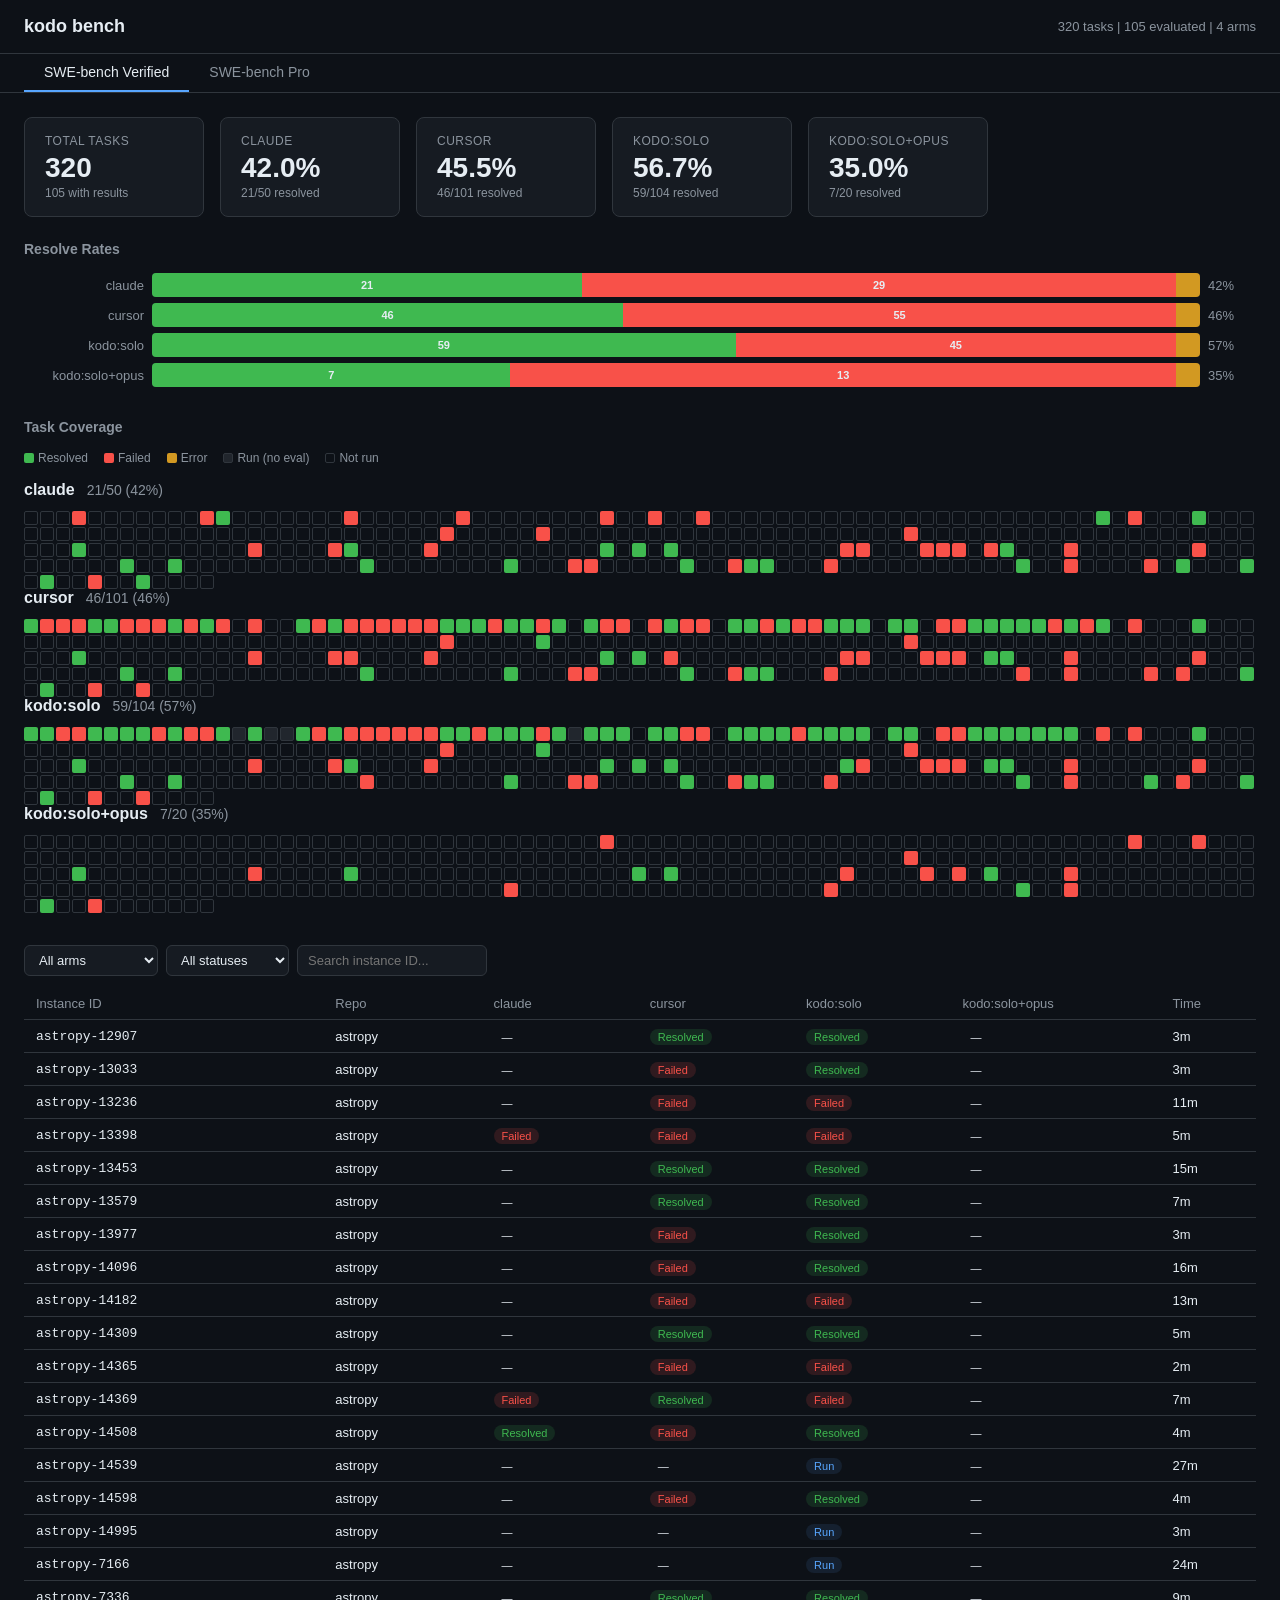
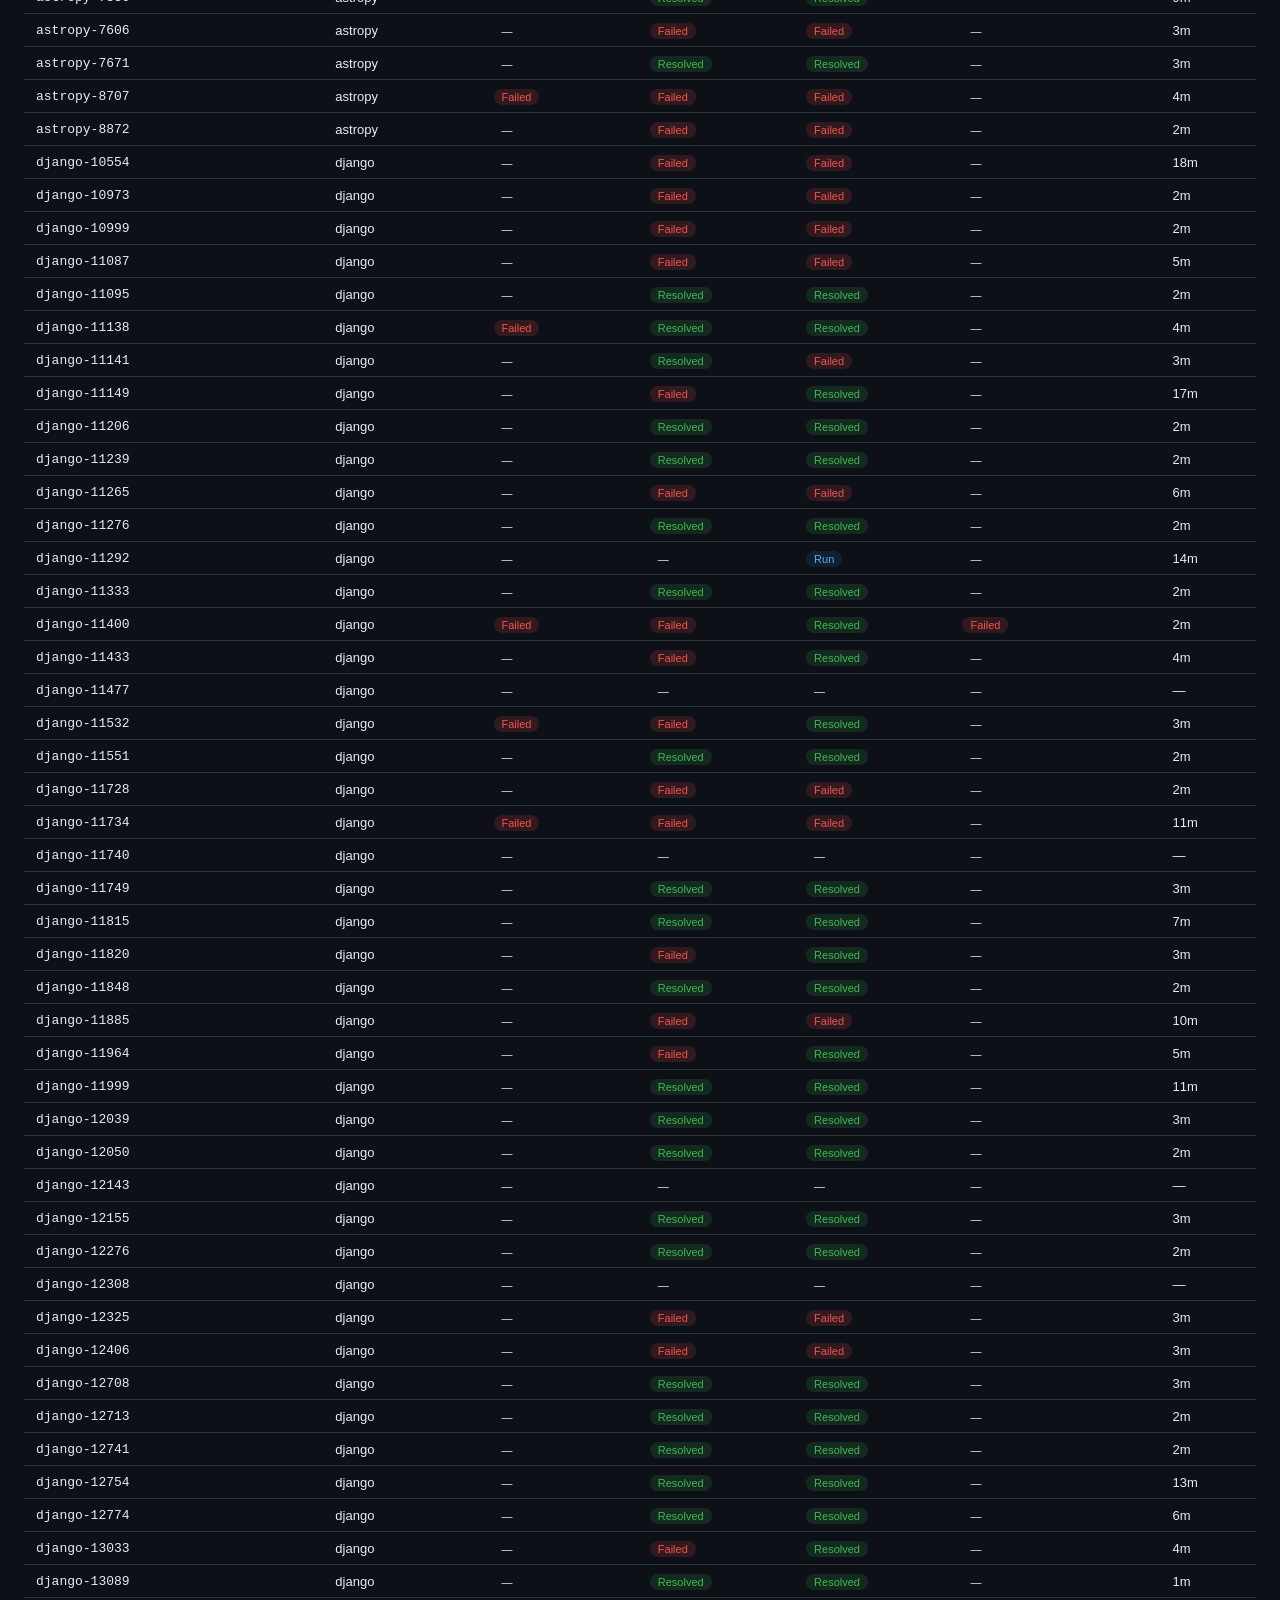
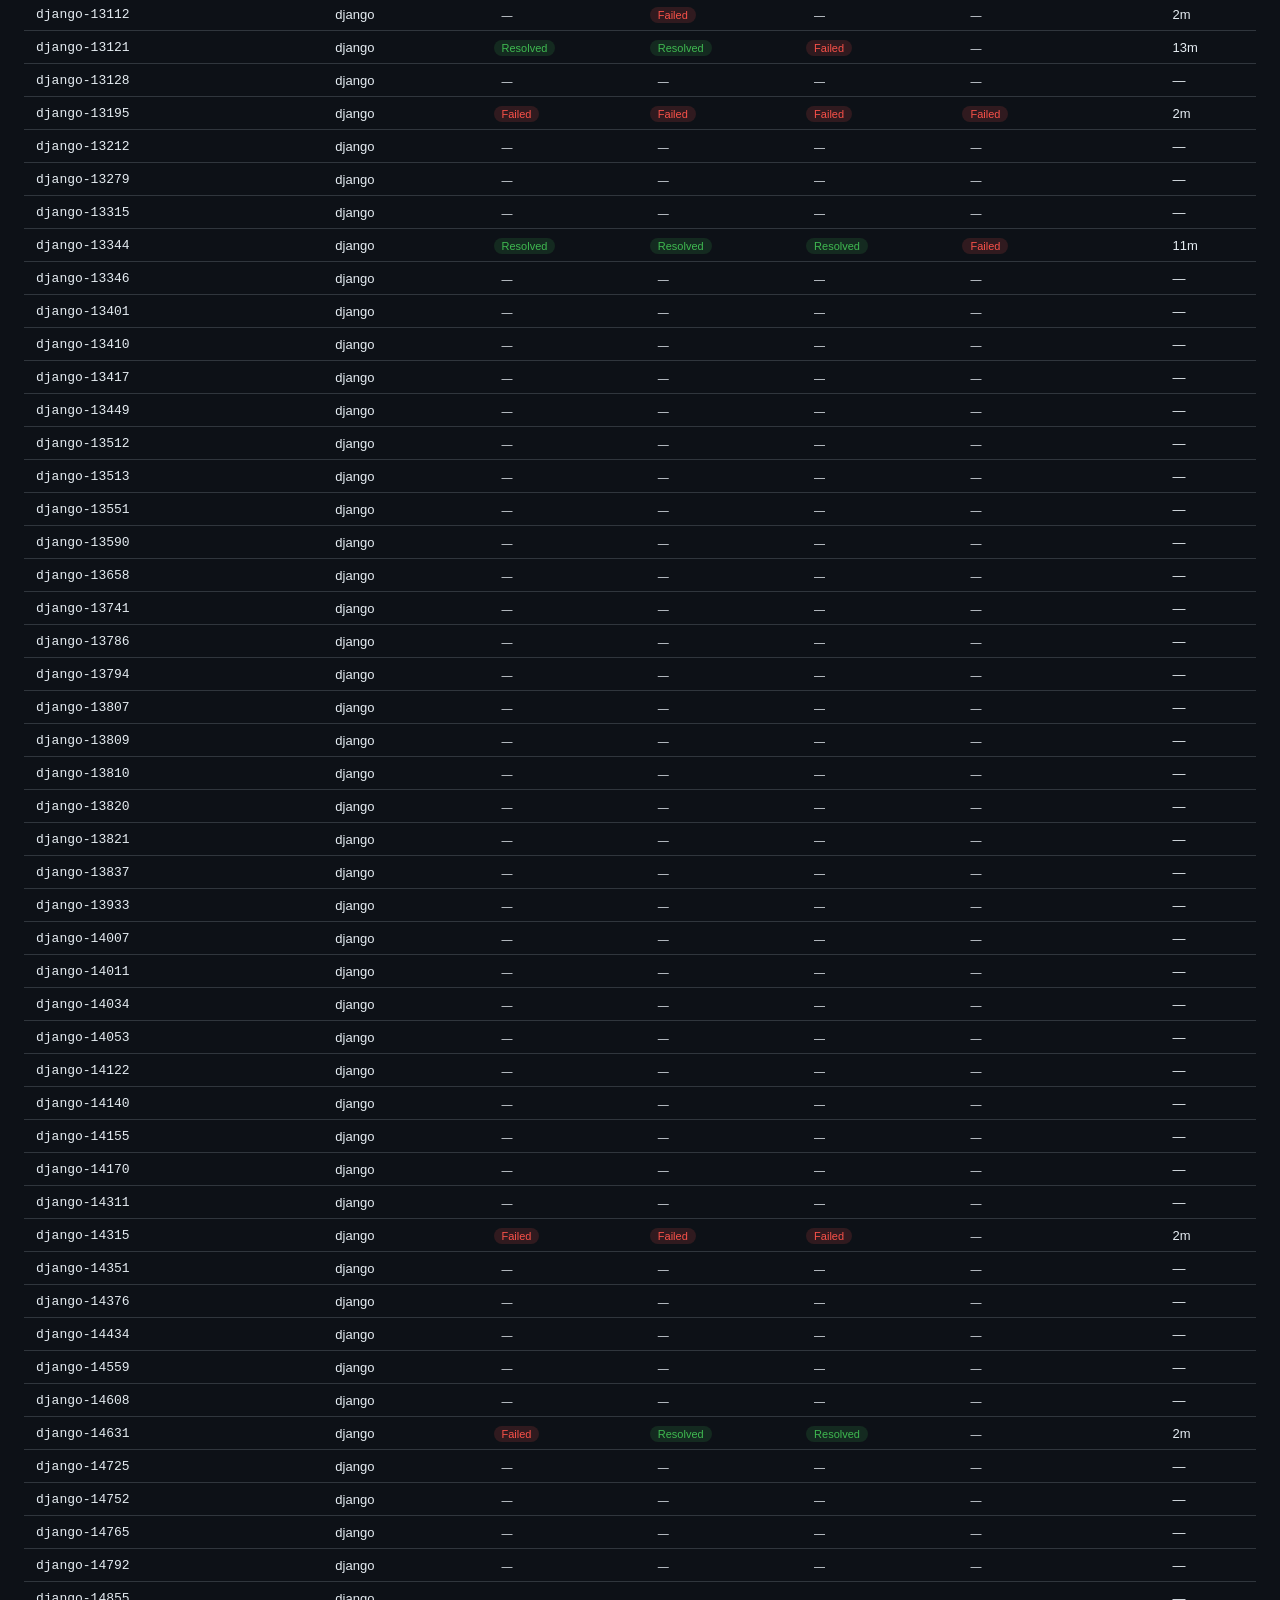
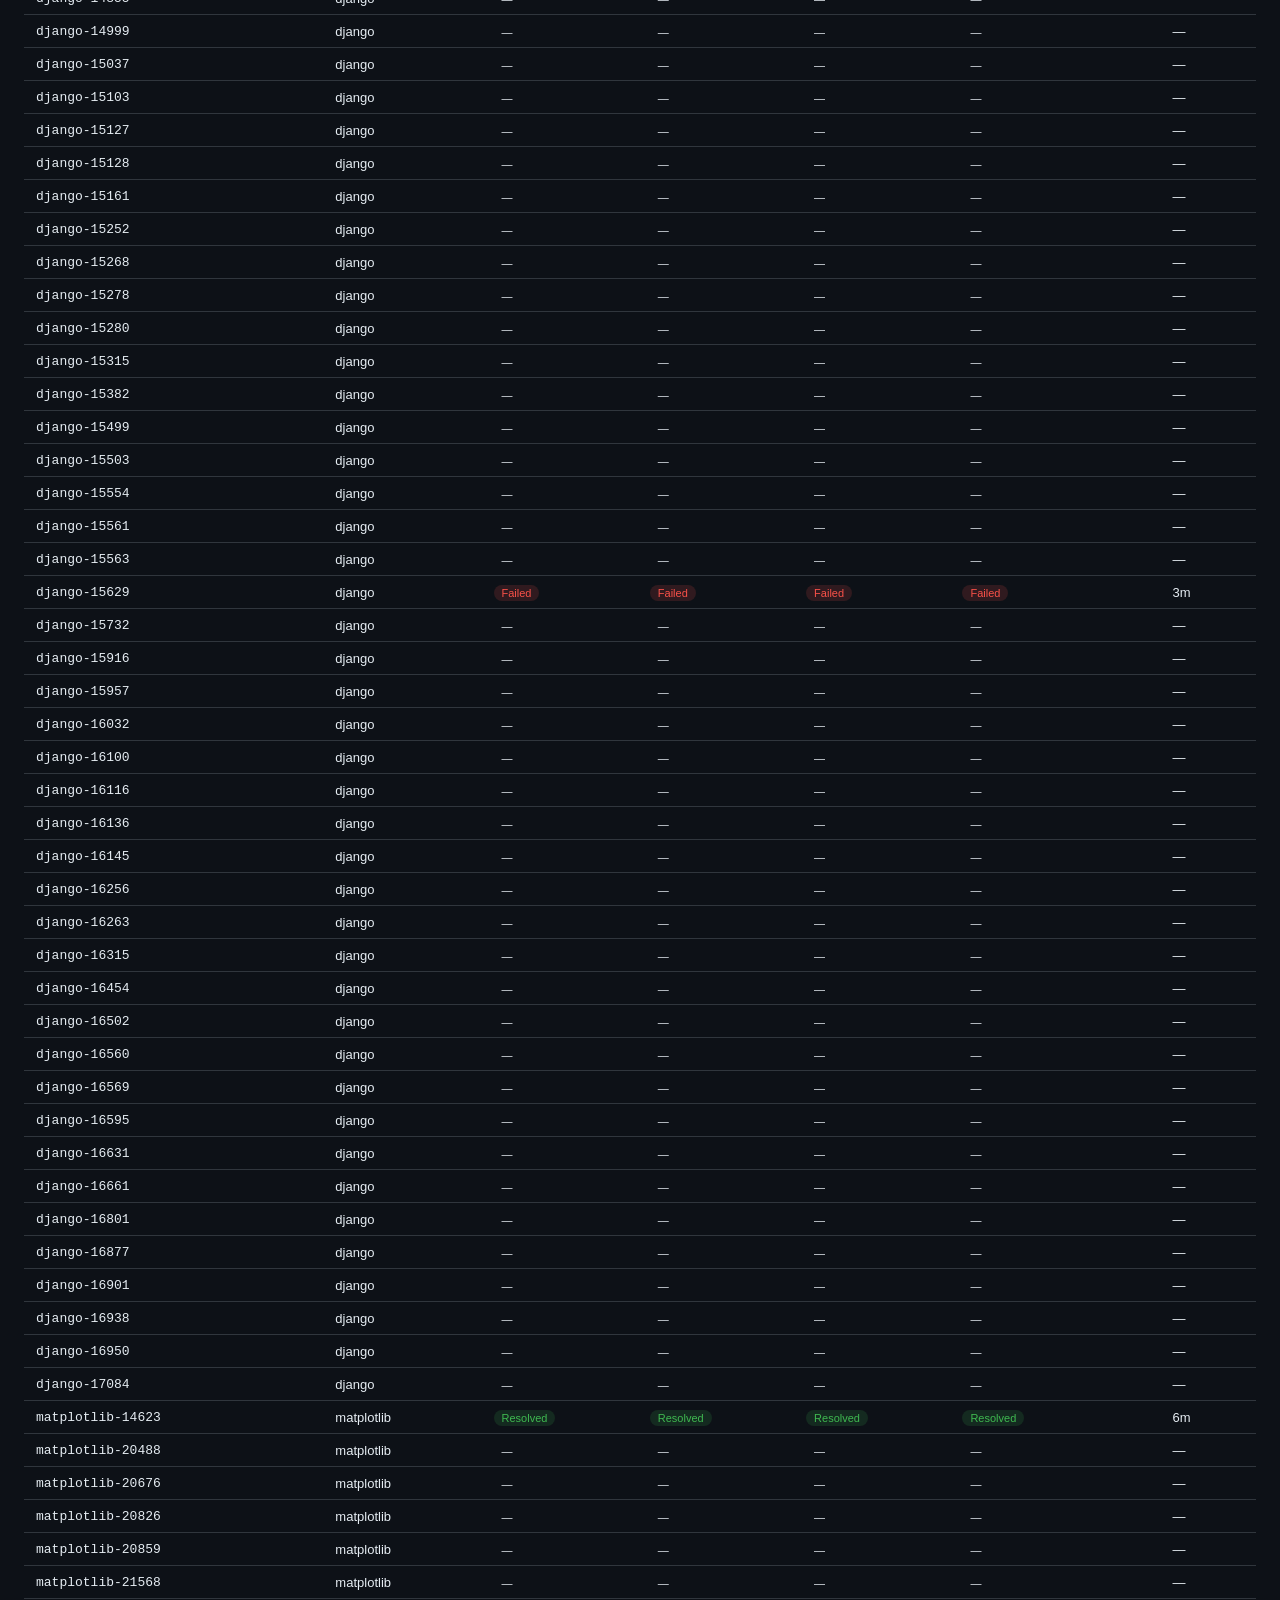
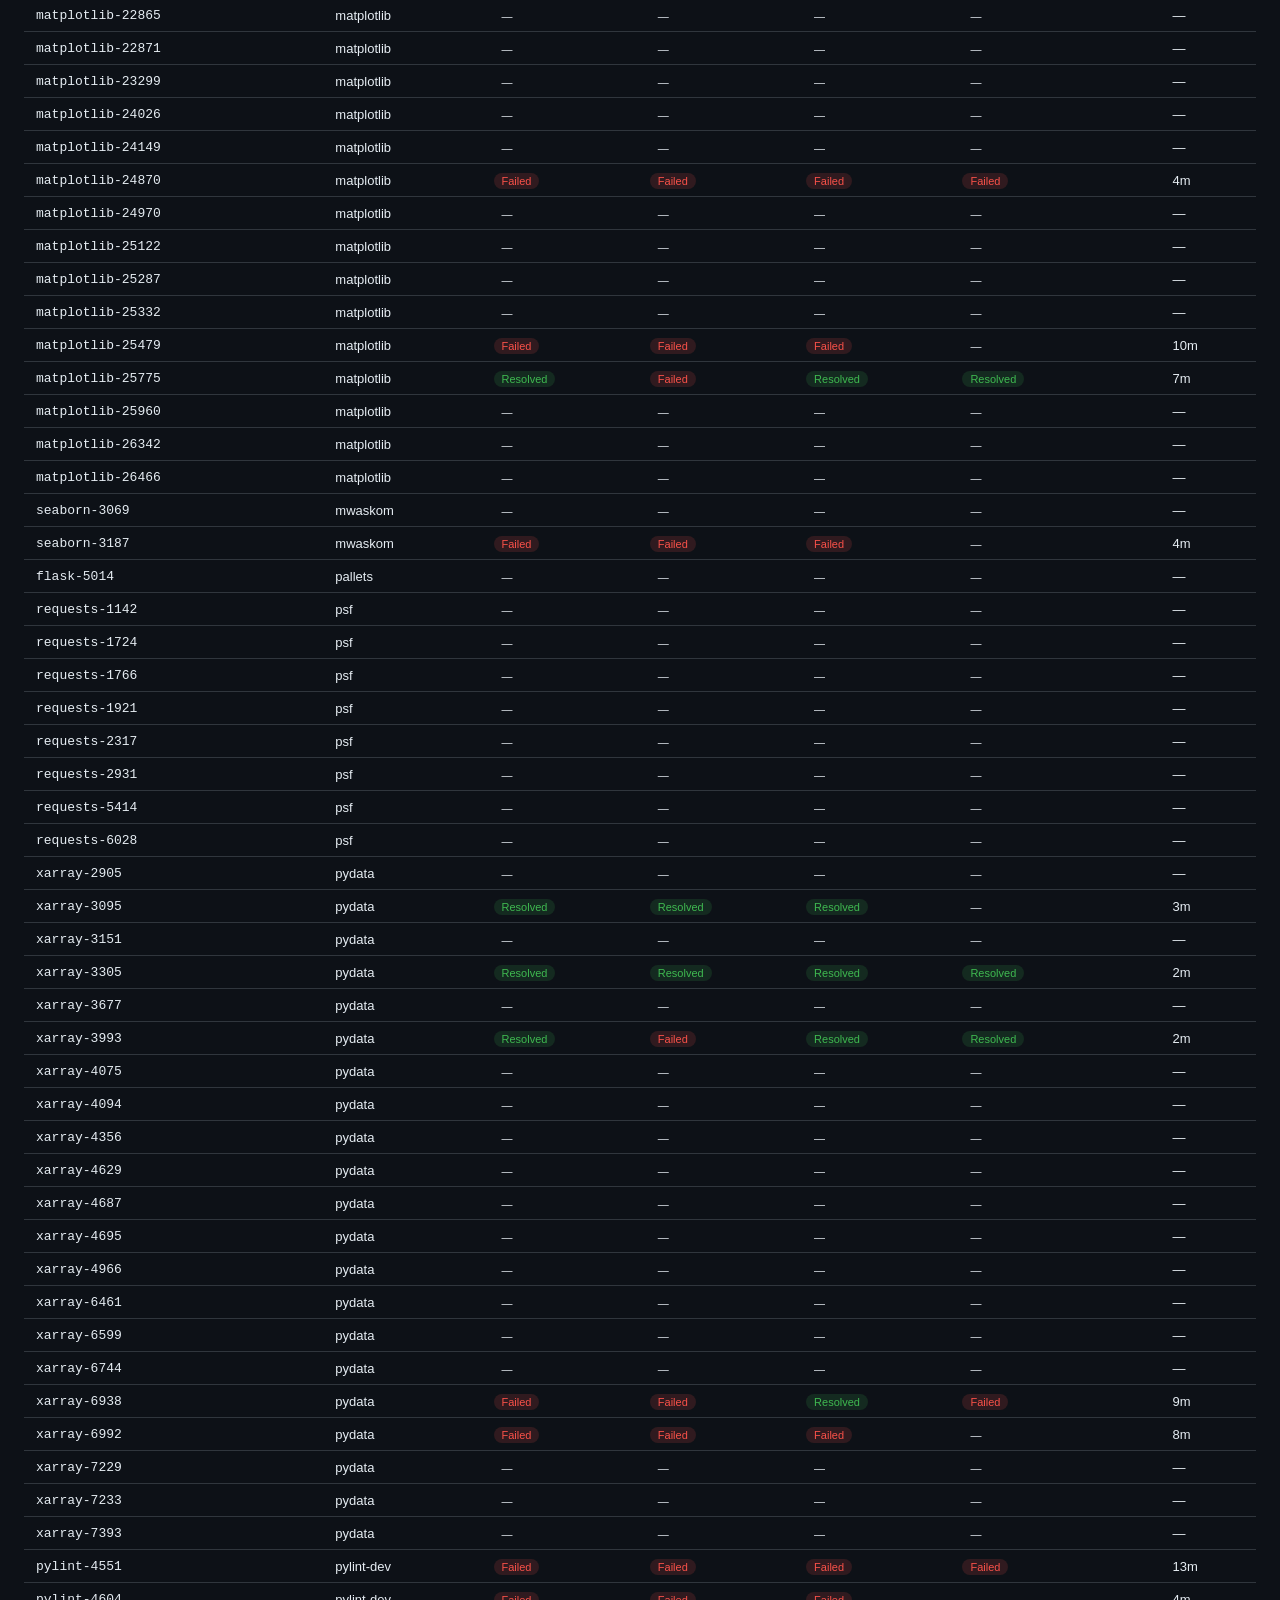
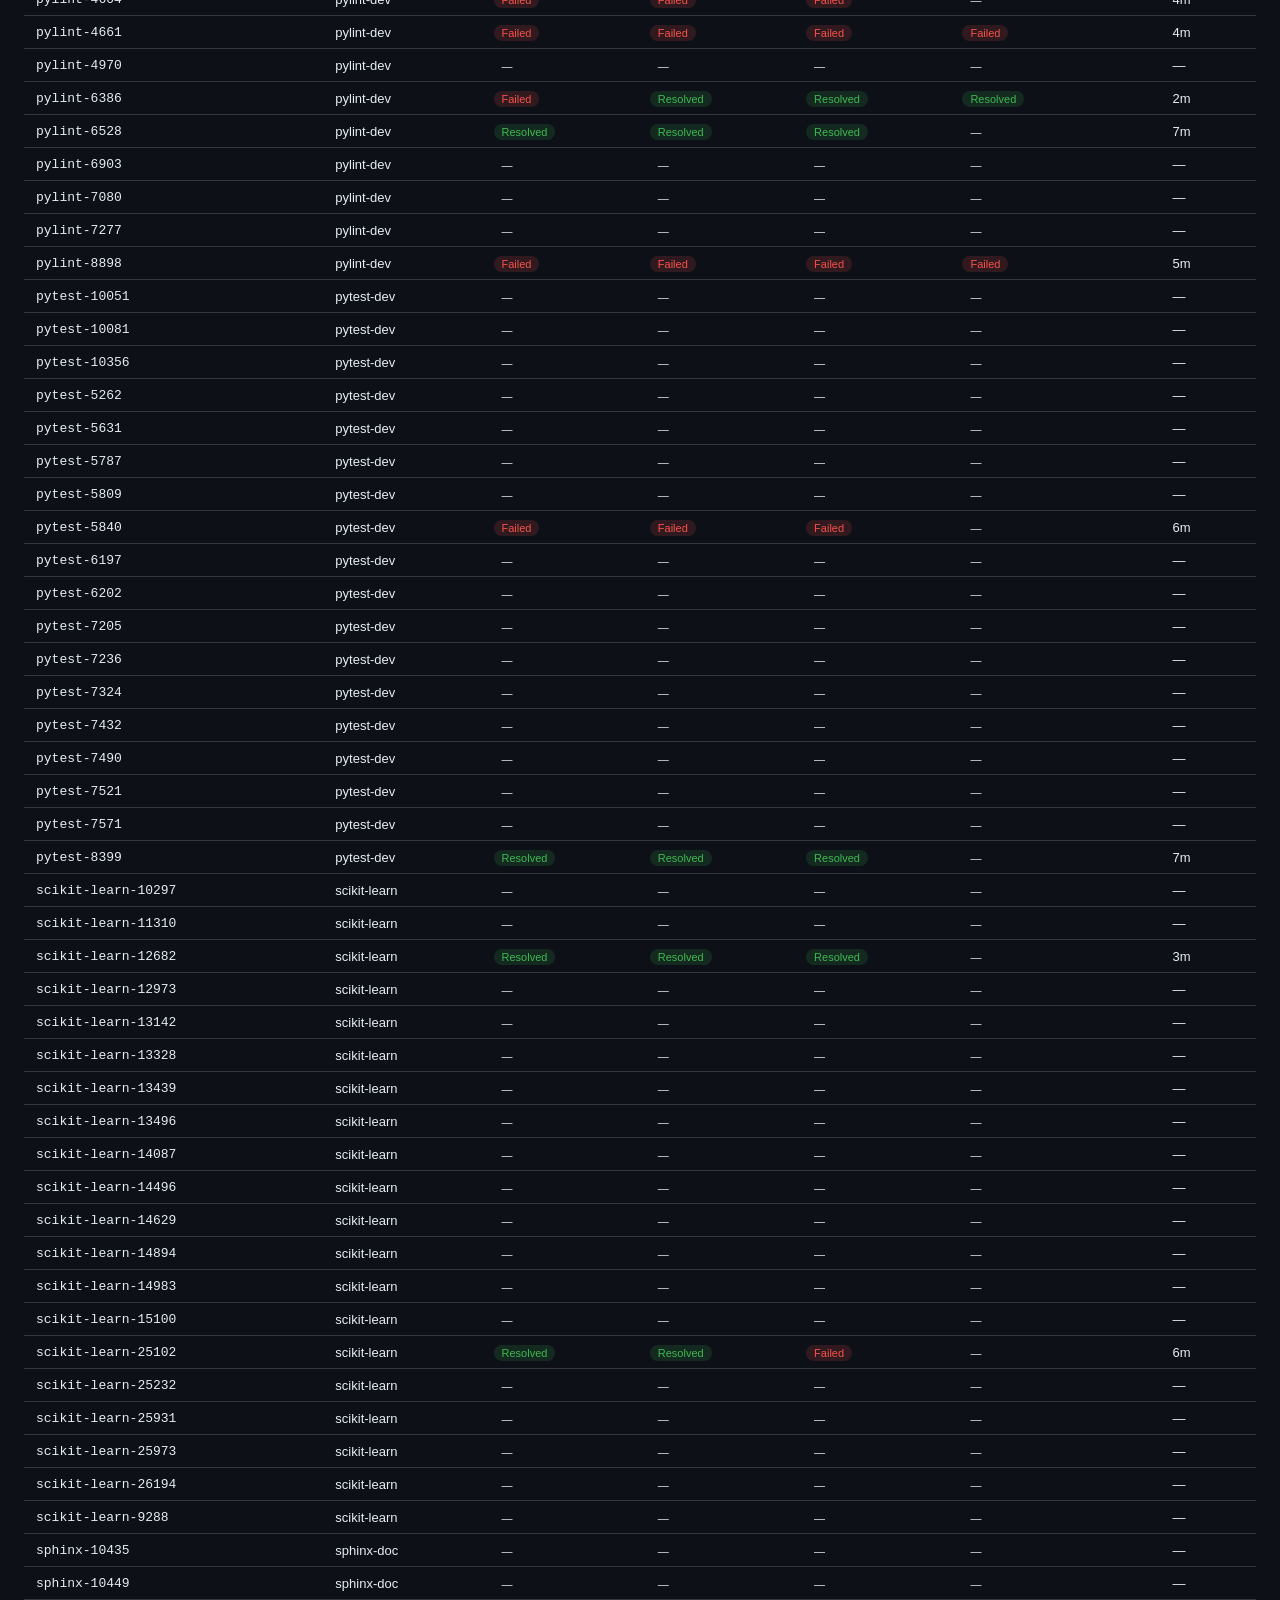
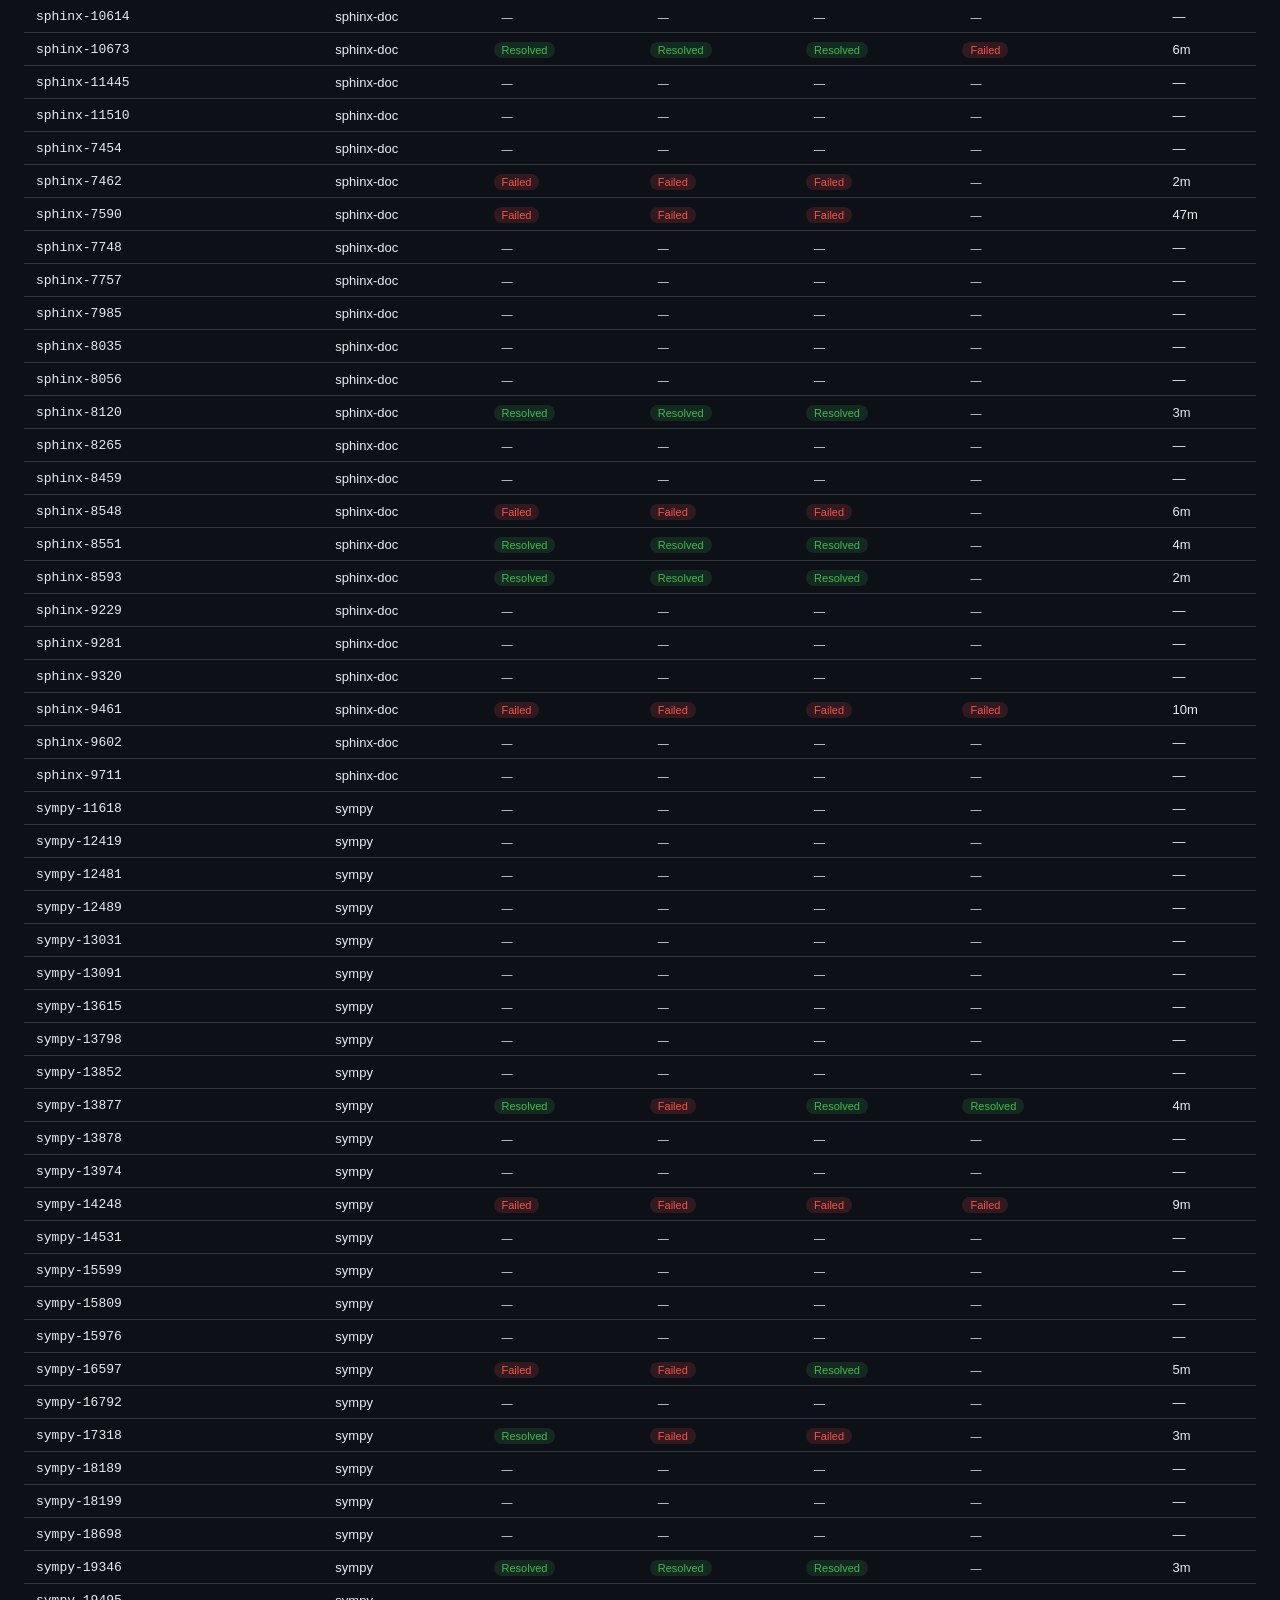
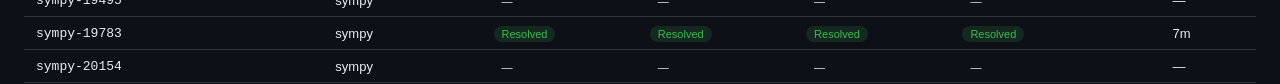
<file: index.html>
<!DOCTYPE html>
<html lang="en">
<head>
<meta charset="utf-8">
<meta name="viewport" content="width=device-width, initial-scale=1">
<title>kodo bench</title>
<style>
:root {
  --bg: #0d1117; --surface: #161b22; --border: #30363d;
  --text: #e6edf3; --text2: #8b949e; --accent: #58a6ff;
  --green: #3fb950; --red: #f85149; --orange: #d29922;
  --gray: #21262d; --gray2: #30363d;
}
* { margin: 0; padding: 0; box-sizing: border-box; }
body { font-family: -apple-system, BlinkMacSystemFont, 'Segoe UI', sans-serif; background: var(--bg); color: var(--text); }

header { padding: 16px 24px; border-bottom: 1px solid var(--border); display: flex; align-items: center; gap: 16px; }
header h1 { font-size: 18px; font-weight: 600; }
header .stats { color: var(--text2); font-size: 13px; margin-left: auto; }

.tabs { display: flex; gap: 0; border-bottom: 1px solid var(--border); padding: 0 24px; }
.tab { padding: 10px 20px; cursor: pointer; color: var(--text2); border-bottom: 2px solid transparent; font-size: 14px; }
.tab:hover { color: var(--text); }
.tab.active { color: var(--text); border-bottom-color: var(--accent); }

main { padding: 24px; max-width: 1400px; margin: 0 auto; }

/* Summary cards */
.summary { display: flex; gap: 16px; margin-bottom: 24px; flex-wrap: wrap; }
.card { background: var(--surface); border: 1px solid var(--border); border-radius: 8px; padding: 16px 20px; min-width: 180px; }
.card .label { font-size: 12px; color: var(--text2); text-transform: uppercase; letter-spacing: 0.5px; }
.card .value { font-size: 28px; font-weight: 600; margin-top: 4px; }
.card .sub { font-size: 12px; color: var(--text2); margin-top: 2px; }

/* Task grid */
.grid-section { margin-bottom: 32px; }
.grid-section h3 { font-size: 14px; color: var(--text2); margin-bottom: 8px; }
.grid-header { display: flex; align-items: center; gap: 12px; margin-bottom: 12px; }
.grid-header h2 { font-size: 16px; }
.grid-header .rate { font-size: 14px; color: var(--text2); }

.task-grid { display: flex; flex-wrap: wrap; gap: 2px; }
.task-cell {
  width: 14px; height: 14px; border-radius: 2px;
  cursor: pointer; transition: transform 0.1s;
  position: relative;
}
.task-cell:hover { transform: scale(1.8); z-index: 10; }
.task-cell.resolved { background: var(--green); }
.task-cell.failed { background: var(--red); }
.task-cell.error { background: var(--orange); }
.task-cell.not-evaluated { background: var(--gray); border: 1px solid var(--gray2); }
.task-cell.not-run { background: var(--bg); border: 1px solid var(--gray2); }

.legend { display: flex; gap: 16px; margin: 16px 0; font-size: 12px; color: var(--text2); }
.legend-item { display: flex; align-items: center; gap: 4px; }
.legend-dot { width: 10px; height: 10px; border-radius: 2px; }

/* Results table */
.table-section { margin-top: 32px; }
.filter-bar { display: flex; gap: 8px; margin-bottom: 12px; flex-wrap: wrap; }
.filter-bar select, .filter-bar input {
  background: var(--surface); border: 1px solid var(--border);
  color: var(--text); padding: 6px 10px; border-radius: 6px; font-size: 13px;
}
table { width: 100%; border-collapse: collapse; font-size: 13px; }
th { text-align: left; padding: 8px 12px; border-bottom: 1px solid var(--border); color: var(--text2); font-weight: 500; cursor: pointer; user-select: none; }
th:hover { color: var(--text); }
td { padding: 8px 12px; border-bottom: 1px solid var(--border); }
tr:hover td { background: var(--surface); }
tr.expanded td { background: var(--surface); border-bottom: none; }
.expand-row td { background: var(--surface); padding: 12px 24px; }
.patch-view { background: var(--bg); padding: 12px; border-radius: 6px; font-family: monospace; font-size: 12px; white-space: pre-wrap; max-height: 400px; overflow-y: auto; margin-top: 8px; }
.patch-view .add { color: var(--green); }
.patch-view .del { color: var(--red); }
.patch-view .hunk { color: var(--accent); }

.status-badge { padding: 2px 8px; border-radius: 10px; font-size: 11px; font-weight: 500; }
.status-badge.resolved { background: rgba(63,185,80,0.15); color: var(--green); }
.status-badge.failed { background: rgba(248,81,73,0.15); color: var(--red); }
.status-badge.error { background: rgba(210,153,34,0.15); color: var(--orange); }
.status-badge.ok { background: rgba(88,166,255,0.1); color: var(--accent); }
.status-badge.pending { background: var(--gray); color: var(--text2); }

.loading { text-align: center; padding: 48px; color: var(--text2); }

/* Bar chart */
.bar-chart { margin: 16px 0; }
.bar-row { display: flex; align-items: center; gap: 8px; margin-bottom: 6px; }
.bar-label { width: 120px; text-align: right; font-size: 13px; color: var(--text2); flex-shrink: 0; }
.bar-track { flex: 1; height: 24px; background: var(--gray); border-radius: 4px; overflow: hidden; display: flex; }
.bar-fill { height: 100%; transition: width 0.3s; display: flex; align-items: center; justify-content: center; font-size: 11px; font-weight: 600; min-width: 24px; }
.bar-fill.resolved { background: var(--green); }
.bar-fill.failed { background: var(--red); }
.bar-fill.error { background: var(--orange); }
.bar-value { width: 48px; font-size: 13px; color: var(--text2); }
</style>
</head>
<body>

<header>
  <h1>kodo bench</h1>
  <span class="stats" id="header-stats"></span>
</header>

<div class="tabs" id="tabs">
  <div class="tab active" data-dataset="verified">SWE-bench Verified</div>
  <div class="tab" data-dataset="pro">SWE-bench Pro</div>
</div>

<main id="main">
  <div class="loading">Loading...</div>
</main>

<script>
const DATA_BASE = 'data';
let currentDataset = 'verified';
let allData = {};

// ── Init ──

async function init() {
  document.querySelectorAll('.tab').forEach(tab => {
    tab.addEventListener('click', () => {
      document.querySelectorAll('.tab').forEach(t => t.classList.remove('active'));
      tab.classList.add('active');
      currentDataset = tab.dataset.dataset;
      render();
    });
  });

  try {
    const [verifiedIdx, proIdx, verifiedPatches, proPatches] = await Promise.all([
      fetchJSON(`${DATA_BASE}/verified/index.json`),
      fetchJSON(`${DATA_BASE}/pro/index.json`),
      fetchJSON(`${DATA_BASE}/verified/patches.json`),
      fetchJSON(`${DATA_BASE}/pro/patches.json`),
    ]);
    allData = {
      verified: { ...(verifiedIdx || emptyIndex()), patches: verifiedPatches || {} },
      pro: { ...(proIdx || emptyIndex()), patches: proPatches || {} },
    };
  } catch (e) {
    allData = { verified: { ...emptyIndex(), patches: {} }, pro: { ...emptyIndex(), patches: {} } };
  }

  render();
}

function emptyIndex() {
  return { tasks: [], arms: [], results: {}, meta: {} };
}

async function fetchJSON(url) {
  try {
    const resp = await fetch(url);
    if (!resp.ok) return null;
    return await resp.json();
  } catch { return null; }
}

// ── Render ──

function render() {
  const data = allData[currentDataset];
  if (!data || !data.tasks || data.tasks.length === 0) {
    document.getElementById('main').innerHTML = '<div class="loading">No data for this dataset yet.</div>';
    document.getElementById('header-stats').textContent = '';
    return;
  }

  const arms = data.arms || [];
  const tasks = data.tasks || [];
  const results = data.results || {};

  // Compute stats
  const stats = {};
  for (const arm of arms) {
    stats[arm] = { resolved: 0, failed: 0, error: 0, total: 0 };
    for (const task of tasks) {
      const r = results[task.instance_id]?.[arm];
      if (!r) continue;
      stats[arm].total++;
      if (r.resolved) stats[arm].resolved++;
      else if (r.status === 'error') stats[arm].error++;
      else stats[arm].failed++;
    }
  }

  const totalEvaluated = new Set();
  for (const tid of tasks.map(t => t.instance_id)) {
    for (const arm of arms) {
      if (results[tid]?.[arm]) totalEvaluated.add(tid);
    }
  }

  document.getElementById('header-stats').textContent =
    `${tasks.length} tasks | ${totalEvaluated.size} evaluated | ${arms.length} arms`;

  let html = '';

  // Summary cards
  html += '<div class="summary">';
  html += `<div class="card"><div class="label">Total Tasks</div><div class="value">${tasks.length}</div><div class="sub">${totalEvaluated.size} with results</div></div>`;
  for (const arm of arms) {
    const s = stats[arm];
    const rate = s.total > 0 ? ((s.resolved / s.total) * 100).toFixed(1) : '—';
    html += `<div class="card"><div class="label">${escapeHtml(arm)}</div><div class="value">${rate}%</div><div class="sub">${s.resolved}/${s.total} resolved</div></div>`;
  }
  html += '</div>';

  // Bar chart: resolve rates
  if (arms.length > 0) {
    html += '<div class="grid-section"><h3>Resolve Rates</h3><div class="bar-chart">';
    for (const arm of arms) {
      const s = stats[arm];
      const total = s.total || 1;
      const rPct = (s.resolved / total * 100).toFixed(0);
      const fPct = (s.failed / total * 100).toFixed(0);
      const ePct = (s.error / total * 100).toFixed(0);
      html += `<div class="bar-row">
        <div class="bar-label">${escapeHtml(arm)}</div>
        <div class="bar-track">
          <div class="bar-fill resolved" style="width:${rPct}%">${s.resolved}</div>
          <div class="bar-fill failed" style="width:${fPct}%">${s.failed ? s.failed : ''}</div>
          <div class="bar-fill error" style="width:${ePct}%">${s.error ? s.error : ''}</div>
        </div>
        <div class="bar-value">${rPct}%</div>
      </div>`;
    }
    html += '</div></div>';
  }

  // Task grids per arm
  html += '<div class="grid-section"><h3>Task Coverage</h3>';
  html += `<div class="legend">
    <div class="legend-item"><div class="legend-dot" style="background:var(--green)"></div> Resolved</div>
    <div class="legend-item"><div class="legend-dot" style="background:var(--red)"></div> Failed</div>
    <div class="legend-item"><div class="legend-dot" style="background:var(--orange)"></div> Error</div>
    <div class="legend-item"><div class="legend-dot" style="background:var(--gray);border:1px solid var(--gray2)"></div> Run (no eval)</div>
    <div class="legend-item"><div class="legend-dot" style="background:var(--bg);border:1px solid var(--gray2)"></div> Not run</div>
  </div>`;

  for (const arm of arms) {
    const s = stats[arm];
    const rate = s.total > 0 ? ((s.resolved / s.total) * 100).toFixed(0) : '—';
    html += `<div class="grid-header"><h2>${escapeHtml(arm)}</h2><span class="rate">${s.resolved}/${s.total} (${rate}%)</span></div>`;
    html += '<div class="task-grid">';
    for (const task of tasks) {
      const r = results[task.instance_id]?.[arm];
      let cls = 'not-run';
      if (r) {
        if (r.resolved) cls = 'resolved';
        else if (r.status === 'error') cls = 'error';
        else if (r.eval_status) cls = 'failed';
        else cls = 'not-evaluated';
      }
      html += `<div class="task-cell ${cls}" title="${task.instance_id}" data-id="${task.instance_id}"></div>`;
    }
    html += '</div>';
  }
  html += '</div>';

  // Results table
  html += renderTable(tasks, arms, results);

  document.getElementById('main').innerHTML = html;
  attachTableHandlers();
}

function renderTable(tasks, arms, results) {
  let html = '<div class="table-section">';
  html += '<div class="filter-bar">';
  html += `<select id="filter-arm"><option value="">All arms</option>${arms.map(a => `<option value="${a}">${a}</option>`).join('')}</select>`;
  html += `<select id="filter-status"><option value="">All statuses</option><option value="resolved">Resolved</option><option value="failed">Failed</option><option value="error">Error</option><option value="pending">Not evaluated</option></select>`;
  html += '<input type="text" id="filter-search" placeholder="Search instance ID...">';
  html += '</div>';

  html += '<table id="results-table"><thead><tr>';
  html += '<th data-sort="id">Instance ID</th><th data-sort="repo">Repo</th>';
  for (const arm of arms) {
    html += `<th data-sort="${arm}">${escapeHtml(arm)}</th>`;
  }
  html += '<th data-sort="elapsed">Time</th>';
  html += '</tr></thead><tbody>';

  for (const task of tasks) {
    const rowArms = arms.map(arm => {
      const r = results[task.instance_id]?.[arm];
      if (!r) return { status: 'not-run', label: '—' };
      if (r.resolved) return { status: 'resolved', label: 'Resolved' };
      if (r.status === 'error') return { status: 'error', label: 'Error' };
      if (r.eval_status) return { status: 'failed', label: 'Failed' };
      return { status: 'ok', label: 'Run' };
    });

    const elapsed = arms.map(arm => results[task.instance_id]?.[arm]?.elapsed_s || 0).filter(x => x > 0);
    const avgTime = elapsed.length > 0 ? (elapsed.reduce((a,b) => a+b, 0) / elapsed.length) : 0;
    const repo = task.instance_id.split('__')[0];

    html += `<tr class="result-row" data-id="${task.instance_id}">`;
    html += `<td><code>${task.instance_id.split('__').pop()}</code></td>`;
    html += `<td>${repo}</td>`;
    for (const a of rowArms) {
      html += `<td><span class="status-badge ${a.status}">${a.label}</span></td>`;
    }
    html += `<td>${avgTime > 0 ? formatTime(avgTime) : '—'}</td>`;
    html += '</tr>';
  }

  html += '</tbody></table></div>';
  return html;
}

function attachTableHandlers() {
  // Row expansion
  document.querySelectorAll('.result-row').forEach(row => {
    row.addEventListener('click', () => toggleExpand(row));
  });

  // Filters
  const filterArm = document.getElementById('filter-arm');
  const filterStatus = document.getElementById('filter-status');
  const filterSearch = document.getElementById('filter-search');
  if (filterArm) filterArm.addEventListener('change', applyFilters);
  if (filterStatus) filterStatus.addEventListener('change', applyFilters);
  if (filterSearch) filterSearch.addEventListener('input', applyFilters);

  // Sort
  document.querySelectorAll('th[data-sort]').forEach(th => {
    th.addEventListener('click', () => sortTable(th.dataset.sort));
  });
}

function applyFilters() {
  const arm = document.getElementById('filter-arm')?.value || '';
  const status = document.getElementById('filter-status')?.value || '';
  const search = (document.getElementById('filter-search')?.value || '').toLowerCase();
  const data = allData[currentDataset];

  document.querySelectorAll('.result-row').forEach(row => {
    const id = row.dataset.id;
    let show = true;

    if (search && !id.toLowerCase().includes(search)) show = false;

    if (arm && show) {
      const r = data.results[id]?.[arm];
      if (!r) show = false;
    }

    if (status && show) {
      const matchesStatus = data.arms.some(a => {
        const r = data.results[id]?.[a];
        if (!r) return status === 'pending';
        if (status === 'resolved') return r.resolved;
        if (status === 'failed') return r.eval_status && !r.resolved;
        if (status === 'error') return r.status === 'error';
        return false;
      });
      if (!matchesStatus) show = false;
    }

    row.style.display = show ? '' : 'none';
    // Also hide expand row if hidden
    const next = row.nextElementSibling;
    if (next?.classList.contains('expand-row')) next.style.display = show ? '' : 'none';
  });
}

let sortCol = '';
let sortAsc = true;

function sortTable(col) {
  if (sortCol === col) sortAsc = !sortAsc;
  else { sortCol = col; sortAsc = true; }

  const tbody = document.querySelector('#results-table tbody');
  if (!tbody) return;
  const rows = Array.from(tbody.querySelectorAll('.result-row'));

  rows.sort((a, b) => {
    let va = a.dataset.id, vb = b.dataset.id;
    if (col === 'repo') {
      va = va.split('__')[0];
      vb = vb.split('__')[0];
    }
    return sortAsc ? va.localeCompare(vb) : vb.localeCompare(va);
  });

  rows.forEach(r => {
    tbody.appendChild(r);
    const next = r.nextElementSibling;
    if (next?.classList.contains('expand-row')) tbody.appendChild(next);
  });
}

function toggleExpand(row) {
  const existing = row.nextElementSibling;
  if (existing?.classList.contains('expand-row')) {
    existing.remove();
    row.classList.remove('expanded');
    return;
  }

  row.classList.add('expanded');
  const id = row.dataset.id;
  const data = allData[currentDataset];
  const expandRow = document.createElement('tr');
  expandRow.className = 'expand-row';

  let html = '<td colspan="100">';
  for (const arm of data.arms) {
    const r = data.results[id]?.[arm];
    if (!r) continue;
    html += `<h4 style="margin:8px 0 4px;color:var(--accent)">${escapeHtml(arm)}</h4>`;
    html += `<div style="font-size:12px;color:var(--text2)">Status: ${r.status} | Elapsed: ${formatTime(r.elapsed_s || 0)} | Patch: ${r.patch_len || 0} chars</div>`;

    const patchKey = id + '/' + arm;
    const patchText = data.patches?.[patchKey];
    if (patchText) {
      html += '<div class="patch-view">' + highlightDiff(patchText) + '</div>';
    }
  }
  html += '</td>';
  expandRow.innerHTML = html;
  row.after(expandRow);
}

function highlightDiff(text) {
  return text.split('\n').map(line => {
    if (line.startsWith('+') && !line.startsWith('+++')) return `<span class="add">${escapeHtml(line)}</span>`;
    if (line.startsWith('-') && !line.startsWith('---')) return `<span class="del">${escapeHtml(line)}</span>`;
    if (line.startsWith('@@')) return `<span class="hunk">${escapeHtml(line)}</span>`;
    return escapeHtml(line);
  }).join('\n');
}

function formatTime(s) {
  if (s < 60) return `${Math.round(s)}s`;
  if (s < 3600) return `${Math.round(s/60)}m`;
  return `${(s/3600).toFixed(1)}h`;
}

function escapeHtml(s) {
  return String(s).replace(/&/g,'&amp;').replace(/</g,'&lt;').replace(/>/g,'&gt;').replace(/"/g,'&quot;');
}

init();
</script>
</body>
</html>
</file>
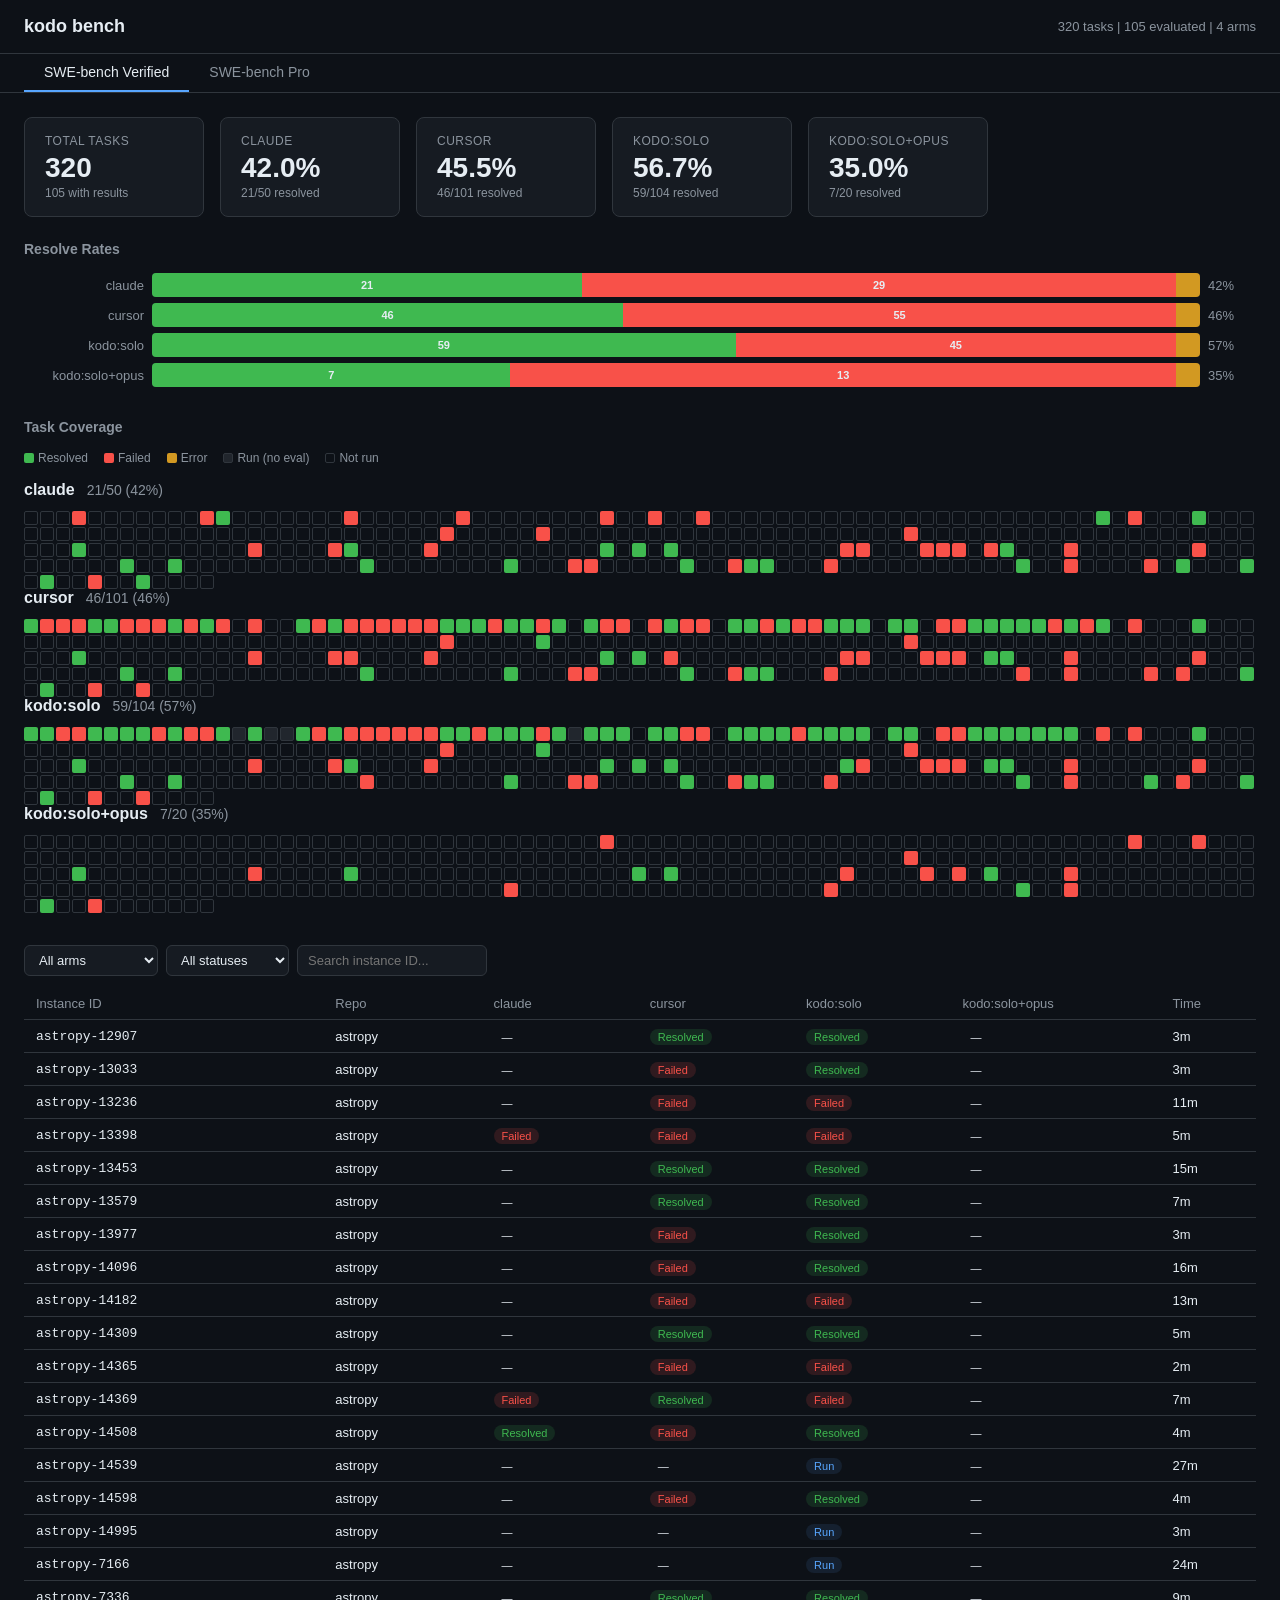
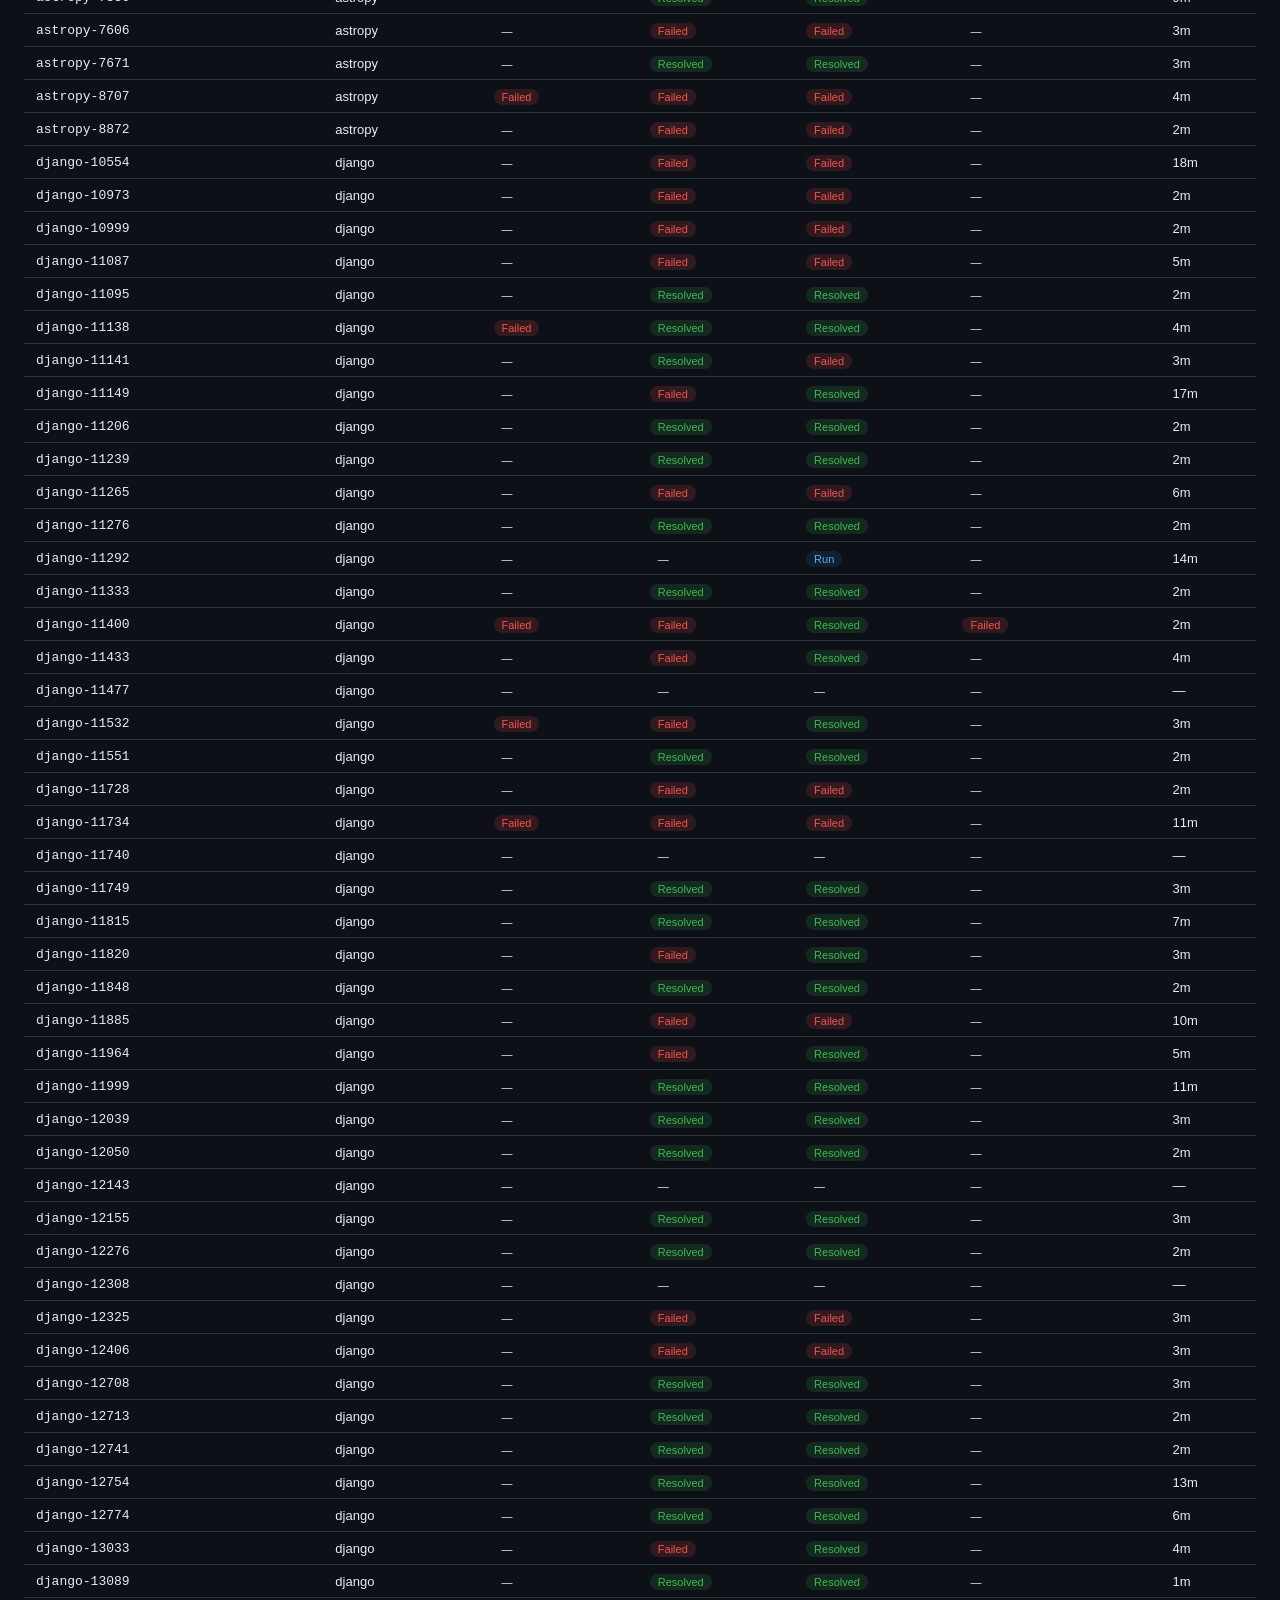
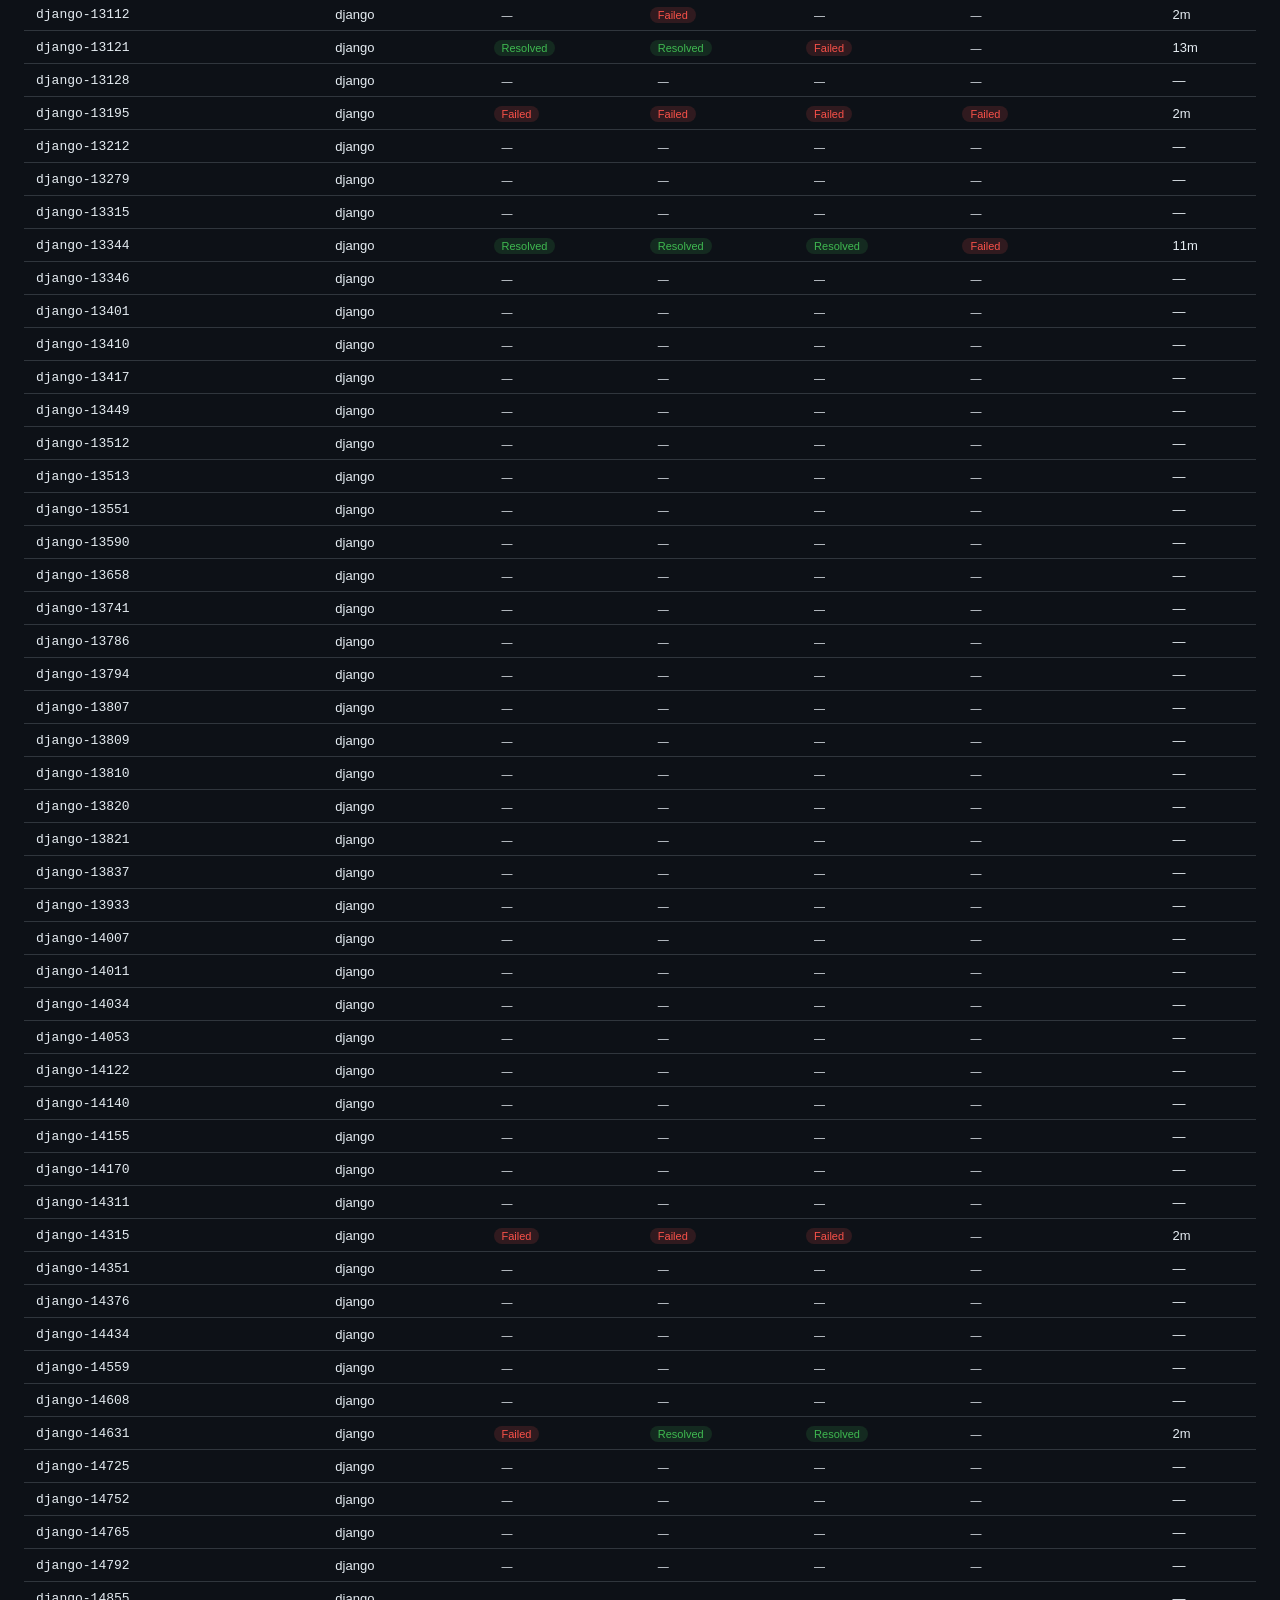
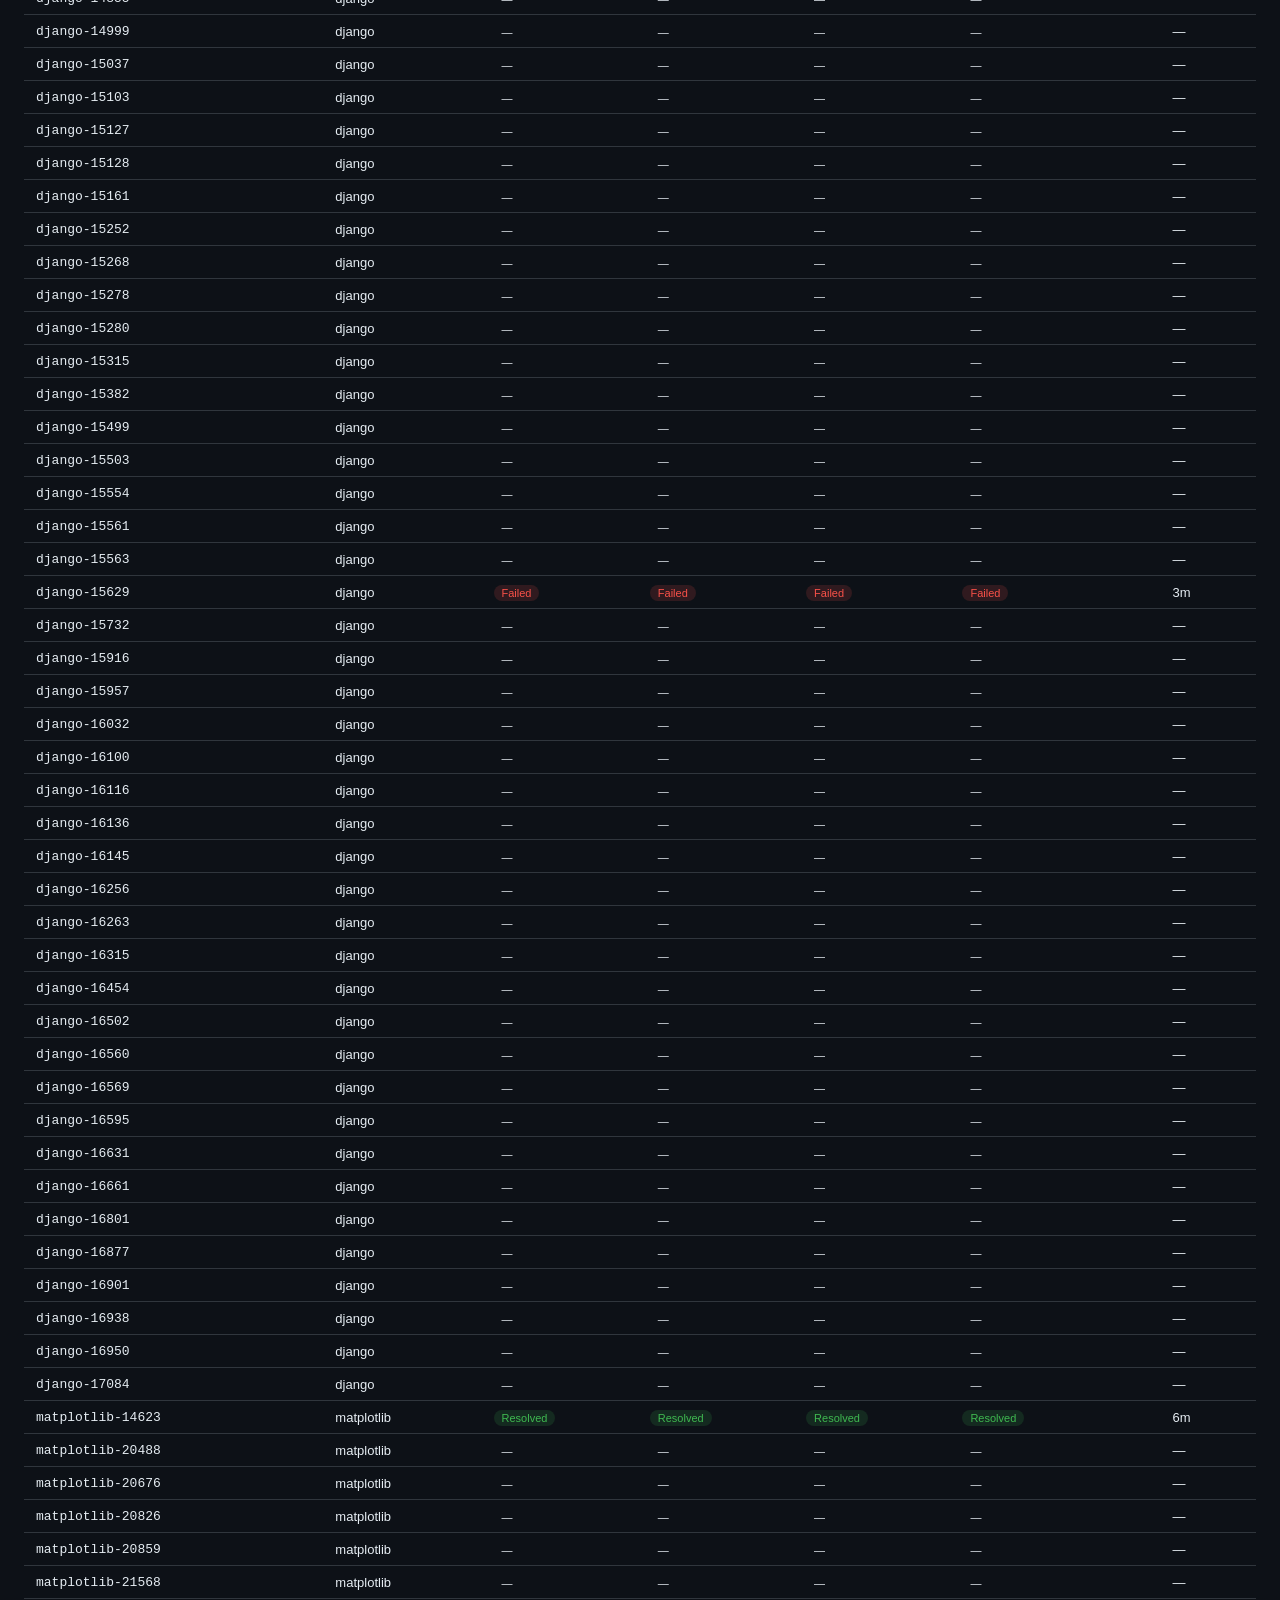
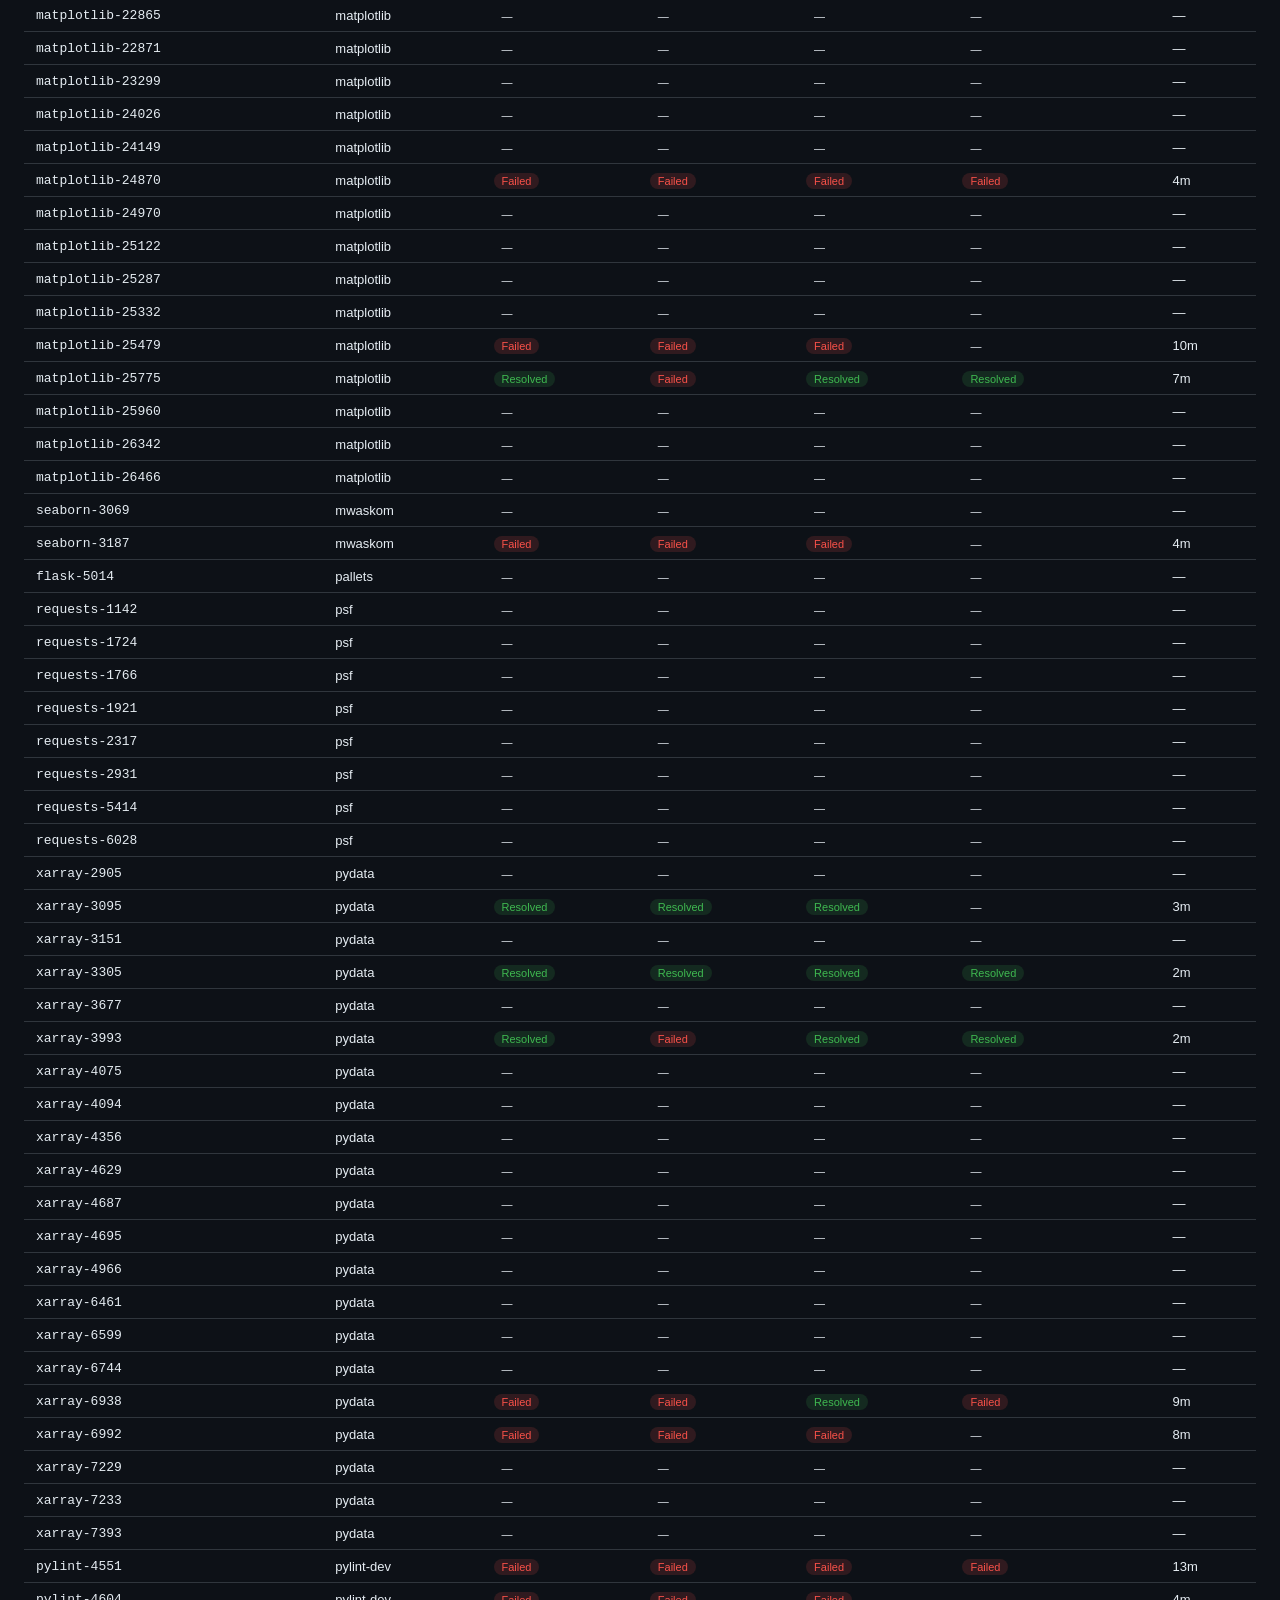
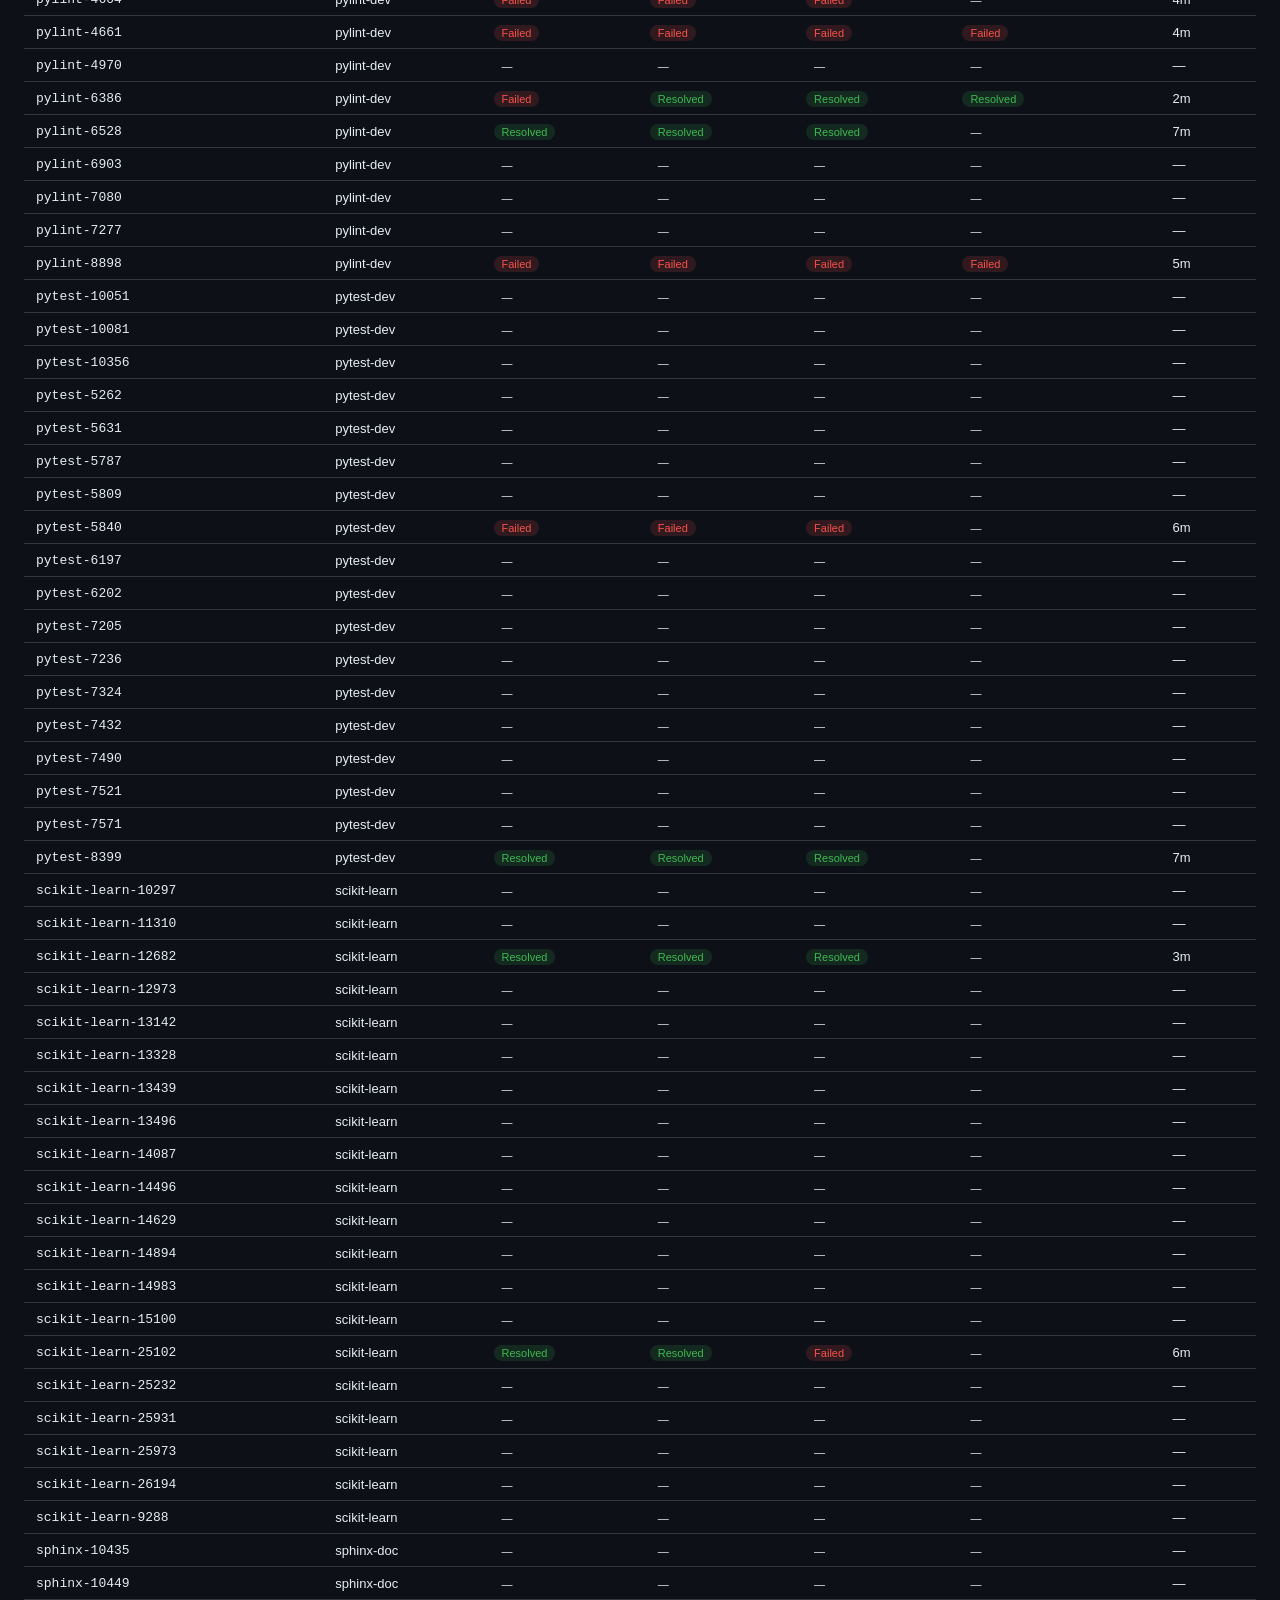
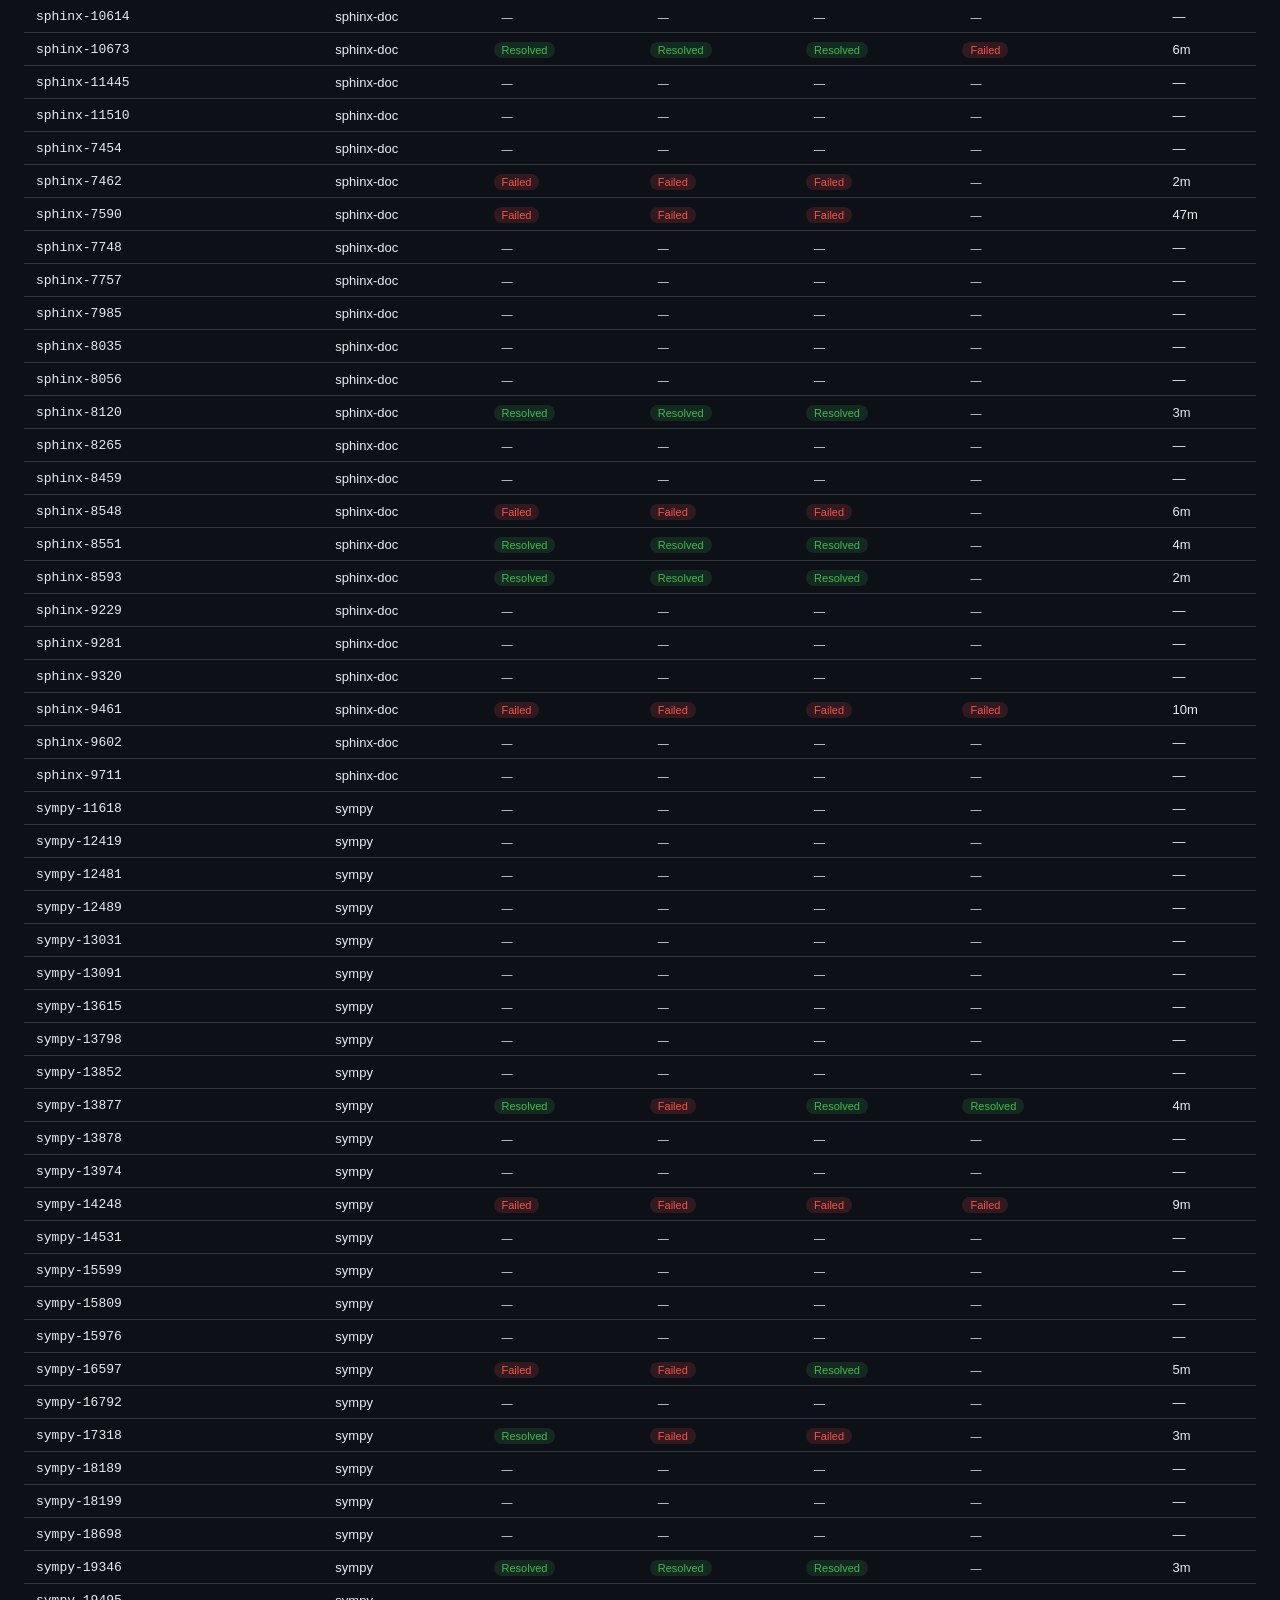
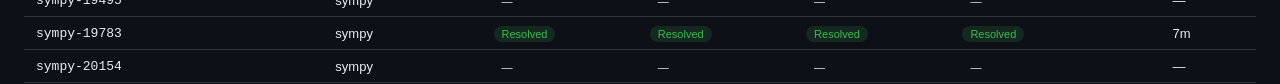
<file: benchmark/viewer/static/index.html>
<!DOCTYPE html>
<html lang="en">
<head>
<meta charset="utf-8">
<meta name="viewport" content="width=device-width, initial-scale=1">
<title>kodo bench</title>
<style>
:root {
  --bg: #0d1117; --surface: #161b22; --border: #30363d;
  --text: #e6edf3; --text2: #8b949e; --accent: #58a6ff;
  --green: #3fb950; --red: #f85149; --orange: #d29922;
  --gray: #21262d; --gray2: #30363d;
}
* { margin: 0; padding: 0; box-sizing: border-box; }
body { font-family: -apple-system, BlinkMacSystemFont, 'Segoe UI', sans-serif; background: var(--bg); color: var(--text); }

header { padding: 16px 24px; border-bottom: 1px solid var(--border); display: flex; align-items: center; gap: 16px; }
header h1 { font-size: 18px; font-weight: 600; }
header .stats { color: var(--text2); font-size: 13px; margin-left: auto; }

.tabs { display: flex; gap: 0; border-bottom: 1px solid var(--border); padding: 0 24px; }
.tab { padding: 10px 20px; cursor: pointer; color: var(--text2); border-bottom: 2px solid transparent; font-size: 14px; }
.tab:hover { color: var(--text); }
.tab.active { color: var(--text); border-bottom-color: var(--accent); }

main { padding: 24px; max-width: 1400px; margin: 0 auto; }

/* Summary cards */
.summary { display: flex; gap: 16px; margin-bottom: 24px; flex-wrap: wrap; }
.card { background: var(--surface); border: 1px solid var(--border); border-radius: 8px; padding: 16px 20px; min-width: 180px; }
.card .label { font-size: 12px; color: var(--text2); text-transform: uppercase; letter-spacing: 0.5px; }
.card .value { font-size: 28px; font-weight: 600; margin-top: 4px; }
.card .sub { font-size: 12px; color: var(--text2); margin-top: 2px; }

/* Task grid */
.grid-section { margin-bottom: 32px; }
.grid-section h3 { font-size: 14px; color: var(--text2); margin-bottom: 8px; }
.grid-header { display: flex; align-items: center; gap: 12px; margin-bottom: 12px; }
.grid-header h2 { font-size: 16px; }
.grid-header .rate { font-size: 14px; color: var(--text2); }

.task-grid { display: flex; flex-wrap: wrap; gap: 2px; }
.task-cell {
  width: 14px; height: 14px; border-radius: 2px;
  cursor: pointer; transition: transform 0.1s;
  position: relative;
}
.task-cell:hover { transform: scale(1.8); z-index: 10; }
.task-cell.resolved { background: var(--green); }
.task-cell.failed { background: var(--red); }
.task-cell.error { background: var(--orange); }
.task-cell.not-evaluated { background: var(--gray); border: 1px solid var(--gray2); }
.task-cell.not-run { background: var(--bg); border: 1px solid var(--gray2); }

.legend { display: flex; gap: 16px; margin: 16px 0; font-size: 12px; color: var(--text2); }
.legend-item { display: flex; align-items: center; gap: 4px; }
.legend-dot { width: 10px; height: 10px; border-radius: 2px; }

/* Results table */
.table-section { margin-top: 32px; }
.filter-bar { display: flex; gap: 8px; margin-bottom: 12px; flex-wrap: wrap; }
.filter-bar select, .filter-bar input {
  background: var(--surface); border: 1px solid var(--border);
  color: var(--text); padding: 6px 10px; border-radius: 6px; font-size: 13px;
}
table { width: 100%; border-collapse: collapse; font-size: 13px; }
th { text-align: left; padding: 8px 12px; border-bottom: 1px solid var(--border); color: var(--text2); font-weight: 500; cursor: pointer; user-select: none; }
th:hover { color: var(--text); }
td { padding: 8px 12px; border-bottom: 1px solid var(--border); }
tr:hover td { background: var(--surface); }
tr.expanded td { background: var(--surface); border-bottom: none; }
.expand-row td { background: var(--surface); padding: 12px 24px; }
.patch-view { background: var(--bg); padding: 12px; border-radius: 6px; font-family: monospace; font-size: 12px; white-space: pre-wrap; max-height: 400px; overflow-y: auto; margin-top: 8px; }
.patch-view .add { color: var(--green); }
.patch-view .del { color: var(--red); }
.patch-view .hunk { color: var(--accent); }

.status-badge { padding: 2px 8px; border-radius: 10px; font-size: 11px; font-weight: 500; }
.status-badge.resolved { background: rgba(63,185,80,0.15); color: var(--green); }
.status-badge.failed { background: rgba(248,81,73,0.15); color: var(--red); }
.status-badge.error { background: rgba(210,153,34,0.15); color: var(--orange); }
.status-badge.ok { background: rgba(88,166,255,0.1); color: var(--accent); }
.status-badge.pending { background: var(--gray); color: var(--text2); }

.loading { text-align: center; padding: 48px; color: var(--text2); }

/* Bar chart */
.bar-chart { margin: 16px 0; }
.bar-row { display: flex; align-items: center; gap: 8px; margin-bottom: 6px; }
.bar-label { width: 120px; text-align: right; font-size: 13px; color: var(--text2); flex-shrink: 0; }
.bar-track { flex: 1; height: 24px; background: var(--gray); border-radius: 4px; overflow: hidden; display: flex; }
.bar-fill { height: 100%; transition: width 0.3s; display: flex; align-items: center; justify-content: center; font-size: 11px; font-weight: 600; min-width: 24px; }
.bar-fill.resolved { background: var(--green); }
.bar-fill.failed { background: var(--red); }
.bar-fill.error { background: var(--orange); }
.bar-value { width: 48px; font-size: 13px; color: var(--text2); }
</style>
</head>
<body>

<header>
  <h1>kodo bench</h1>
  <span class="stats" id="header-stats"></span>
</header>

<div class="tabs" id="tabs">
  <div class="tab active" data-dataset="verified">SWE-bench Verified</div>
  <div class="tab" data-dataset="pro">SWE-bench Pro</div>
</div>

<main id="main">
  <div class="loading">Loading...</div>
</main>

<script>
const DATA_BASE = '/data';
let currentDataset = 'verified';
let allData = {};

// ── Init ──

async function init() {
  document.querySelectorAll('.tab').forEach(tab => {
    tab.addEventListener('click', () => {
      document.querySelectorAll('.tab').forEach(t => t.classList.remove('active'));
      tab.classList.add('active');
      currentDataset = tab.dataset.dataset;
      render();
    });
  });

  try {
    const [verified, pro] = await Promise.all([
      fetchJSON(`${DATA_BASE}/verified/index.json`),
      fetchJSON(`${DATA_BASE}/pro/index.json`),
    ]);
    allData = { verified: verified || emptyIndex(), pro: pro || emptyIndex() };
  } catch (e) {
    allData = { verified: emptyIndex(), pro: emptyIndex() };
  }

  render();
}

function emptyIndex() {
  return { tasks: [], arms: [], results: {}, meta: {} };
}

async function fetchJSON(url) {
  try {
    const resp = await fetch(url);
    if (!resp.ok) return null;
    return await resp.json();
  } catch { return null; }
}

// ── Render ──

function render() {
  const data = allData[currentDataset];
  if (!data || !data.tasks || data.tasks.length === 0) {
    document.getElementById('main').innerHTML = '<div class="loading">No data for this dataset yet.</div>';
    document.getElementById('header-stats').textContent = '';
    return;
  }

  const arms = data.arms || [];
  const tasks = data.tasks || [];
  const results = data.results || {};

  // Compute stats
  const stats = {};
  for (const arm of arms) {
    stats[arm] = { resolved: 0, failed: 0, error: 0, total: 0 };
    for (const task of tasks) {
      const r = results[task.instance_id]?.[arm];
      if (!r) continue;
      stats[arm].total++;
      if (r.resolved) stats[arm].resolved++;
      else if (r.status === 'error') stats[arm].error++;
      else stats[arm].failed++;
    }
  }

  const totalEvaluated = new Set();
  for (const tid of tasks.map(t => t.instance_id)) {
    for (const arm of arms) {
      if (results[tid]?.[arm]) totalEvaluated.add(tid);
    }
  }

  document.getElementById('header-stats').textContent =
    `${tasks.length} tasks | ${totalEvaluated.size} evaluated | ${arms.length} arms`;

  let html = '';

  // Summary cards
  html += '<div class="summary">';
  html += `<div class="card"><div class="label">Total Tasks</div><div class="value">${tasks.length}</div><div class="sub">${totalEvaluated.size} with results</div></div>`;
  for (const arm of arms) {
    const s = stats[arm];
    const rate = s.total > 0 ? ((s.resolved / s.total) * 100).toFixed(1) : '—';
    html += `<div class="card"><div class="label">${escapeHtml(arm)}</div><div class="value">${rate}%</div><div class="sub">${s.resolved}/${s.total} resolved</div></div>`;
  }
  html += '</div>';

  // Bar chart: resolve rates
  if (arms.length > 0) {
    html += '<div class="grid-section"><h3>Resolve Rates</h3><div class="bar-chart">';
    for (const arm of arms) {
      const s = stats[arm];
      const total = s.total || 1;
      const rPct = (s.resolved / total * 100).toFixed(0);
      const fPct = (s.failed / total * 100).toFixed(0);
      const ePct = (s.error / total * 100).toFixed(0);
      html += `<div class="bar-row">
        <div class="bar-label">${escapeHtml(arm)}</div>
        <div class="bar-track">
          <div class="bar-fill resolved" style="width:${rPct}%">${s.resolved}</div>
          <div class="bar-fill failed" style="width:${fPct}%">${s.failed ? s.failed : ''}</div>
          <div class="bar-fill error" style="width:${ePct}%">${s.error ? s.error : ''}</div>
        </div>
        <div class="bar-value">${rPct}%</div>
      </div>`;
    }
    html += '</div></div>';
  }

  // Task grids per arm
  html += '<div class="grid-section"><h3>Task Coverage</h3>';
  html += `<div class="legend">
    <div class="legend-item"><div class="legend-dot" style="background:var(--green)"></div> Resolved</div>
    <div class="legend-item"><div class="legend-dot" style="background:var(--red)"></div> Failed</div>
    <div class="legend-item"><div class="legend-dot" style="background:var(--orange)"></div> Error</div>
    <div class="legend-item"><div class="legend-dot" style="background:var(--gray);border:1px solid var(--gray2)"></div> Run (no eval)</div>
    <div class="legend-item"><div class="legend-dot" style="background:var(--bg);border:1px solid var(--gray2)"></div> Not run</div>
  </div>`;

  for (const arm of arms) {
    const s = stats[arm];
    const rate = s.total > 0 ? ((s.resolved / s.total) * 100).toFixed(0) : '—';
    html += `<div class="grid-header"><h2>${escapeHtml(arm)}</h2><span class="rate">${s.resolved}/${s.total} (${rate}%)</span></div>`;
    html += '<div class="task-grid">';
    for (const task of tasks) {
      const r = results[task.instance_id]?.[arm];
      let cls = 'not-run';
      if (r) {
        if (r.resolved) cls = 'resolved';
        else if (r.status === 'error') cls = 'error';
        else if (r.eval_status) cls = 'failed';
        else cls = 'not-evaluated';
      }
      html += `<div class="task-cell ${cls}" title="${task.instance_id}" data-id="${task.instance_id}"></div>`;
    }
    html += '</div>';
  }
  html += '</div>';

  // Results table
  html += renderTable(tasks, arms, results);

  document.getElementById('main').innerHTML = html;
  attachTableHandlers();
}

function renderTable(tasks, arms, results) {
  let html = '<div class="table-section">';
  html += '<div class="filter-bar">';
  html += `<select id="filter-arm"><option value="">All arms</option>${arms.map(a => `<option value="${a}">${a}</option>`).join('')}</select>`;
  html += `<select id="filter-status"><option value="">All statuses</option><option value="resolved">Resolved</option><option value="failed">Failed</option><option value="error">Error</option><option value="pending">Not evaluated</option></select>`;
  html += '<input type="text" id="filter-search" placeholder="Search instance ID...">';
  html += '</div>';

  html += '<table id="results-table"><thead><tr>';
  html += '<th data-sort="id">Instance ID</th><th data-sort="repo">Repo</th>';
  for (const arm of arms) {
    html += `<th data-sort="${arm}">${escapeHtml(arm)}</th>`;
  }
  html += '<th data-sort="elapsed">Time</th>';
  html += '</tr></thead><tbody>';

  for (const task of tasks) {
    const rowArms = arms.map(arm => {
      const r = results[task.instance_id]?.[arm];
      if (!r) return { status: 'not-run', label: '—' };
      if (r.resolved) return { status: 'resolved', label: 'Resolved' };
      if (r.status === 'error') return { status: 'error', label: 'Error' };
      if (r.eval_status) return { status: 'failed', label: 'Failed' };
      return { status: 'ok', label: 'Run' };
    });

    const elapsed = arms.map(arm => results[task.instance_id]?.[arm]?.elapsed_s || 0).filter(x => x > 0);
    const avgTime = elapsed.length > 0 ? (elapsed.reduce((a,b) => a+b, 0) / elapsed.length) : 0;
    const repo = task.instance_id.split('__')[0];

    html += `<tr class="result-row" data-id="${task.instance_id}">`;
    html += `<td><code>${task.instance_id.split('__').pop()}</code></td>`;
    html += `<td>${repo}</td>`;
    for (const a of rowArms) {
      html += `<td><span class="status-badge ${a.status}">${a.label}</span></td>`;
    }
    html += `<td>${avgTime > 0 ? formatTime(avgTime) : '—'}</td>`;
    html += '</tr>';
  }

  html += '</tbody></table></div>';
  return html;
}

function attachTableHandlers() {
  // Row expansion
  document.querySelectorAll('.result-row').forEach(row => {
    row.addEventListener('click', () => toggleExpand(row));
  });

  // Filters
  const filterArm = document.getElementById('filter-arm');
  const filterStatus = document.getElementById('filter-status');
  const filterSearch = document.getElementById('filter-search');
  if (filterArm) filterArm.addEventListener('change', applyFilters);
  if (filterStatus) filterStatus.addEventListener('change', applyFilters);
  if (filterSearch) filterSearch.addEventListener('input', applyFilters);

  // Sort
  document.querySelectorAll('th[data-sort]').forEach(th => {
    th.addEventListener('click', () => sortTable(th.dataset.sort));
  });
}

function applyFilters() {
  const arm = document.getElementById('filter-arm')?.value || '';
  const status = document.getElementById('filter-status')?.value || '';
  const search = (document.getElementById('filter-search')?.value || '').toLowerCase();
  const data = allData[currentDataset];

  document.querySelectorAll('.result-row').forEach(row => {
    const id = row.dataset.id;
    let show = true;

    if (search && !id.toLowerCase().includes(search)) show = false;

    if (arm && show) {
      const r = data.results[id]?.[arm];
      if (!r) show = false;
    }

    if (status && show) {
      const matchesStatus = data.arms.some(a => {
        const r = data.results[id]?.[a];
        if (!r) return status === 'pending';
        if (status === 'resolved') return r.resolved;
        if (status === 'failed') return r.eval_status && !r.resolved;
        if (status === 'error') return r.status === 'error';
        return false;
      });
      if (!matchesStatus) show = false;
    }

    row.style.display = show ? '' : 'none';
    // Also hide expand row if hidden
    const next = row.nextElementSibling;
    if (next?.classList.contains('expand-row')) next.style.display = show ? '' : 'none';
  });
}

let sortCol = '';
let sortAsc = true;

function sortTable(col) {
  if (sortCol === col) sortAsc = !sortAsc;
  else { sortCol = col; sortAsc = true; }

  const tbody = document.querySelector('#results-table tbody');
  if (!tbody) return;
  const rows = Array.from(tbody.querySelectorAll('.result-row'));

  rows.sort((a, b) => {
    let va = a.dataset.id, vb = b.dataset.id;
    if (col === 'repo') {
      va = va.split('__')[0];
      vb = vb.split('__')[0];
    }
    return sortAsc ? va.localeCompare(vb) : vb.localeCompare(va);
  });

  rows.forEach(r => {
    tbody.appendChild(r);
    const next = r.nextElementSibling;
    if (next?.classList.contains('expand-row')) tbody.appendChild(next);
  });
}

async function toggleExpand(row) {
  const existing = row.nextElementSibling;
  if (existing?.classList.contains('expand-row')) {
    existing.remove();
    row.classList.remove('expanded');
    return;
  }

  row.classList.add('expanded');
  const id = row.dataset.id;
  const data = allData[currentDataset];
  const expandRow = document.createElement('tr');
  expandRow.className = 'expand-row';

  let html = '<td colspan="100">';
  for (const arm of data.arms) {
    const r = data.results[id]?.[arm];
    if (!r) continue;
    html += `<h4 style="margin:8px 0 4px;color:var(--accent)">${escapeHtml(arm)}</h4>`;
    html += `<div style="font-size:12px;color:var(--text2)">Status: ${r.status} | Elapsed: ${formatTime(r.elapsed_s || 0)} | Patch: ${r.patch_len || 0} chars</div>`;

    if (r.patch_url) {
      html += '<div class="patch-view" id="patch-' + arm.replace(/[^a-z0-9]/gi,'_') + '-' + id + '">Loading patch...</div>';
      loadPatch(r.patch_url, 'patch-' + arm.replace(/[^a-z0-9]/gi,'_') + '-' + id);
    }
  }
  html += '</td>';
  expandRow.innerHTML = html;
  row.after(expandRow);
}

async function loadPatch(url, elementId) {
  try {
    const resp = await fetch(url);
    const text = await resp.text();
    const el = document.getElementById(elementId);
    if (el) el.innerHTML = highlightDiff(text);
  } catch (e) {
    const el = document.getElementById(elementId);
    if (el) el.textContent = 'Failed to load patch';
  }
}

function highlightDiff(text) {
  return text.split('\n').map(line => {
    if (line.startsWith('+') && !line.startsWith('+++')) return `<span class="add">${escapeHtml(line)}</span>`;
    if (line.startsWith('-') && !line.startsWith('---')) return `<span class="del">${escapeHtml(line)}</span>`;
    if (line.startsWith('@@')) return `<span class="hunk">${escapeHtml(line)}</span>`;
    return escapeHtml(line);
  }).join('\n');
}

function formatTime(s) {
  if (s < 60) return `${Math.round(s)}s`;
  if (s < 3600) return `${Math.round(s/60)}m`;
  return `${(s/3600).toFixed(1)}h`;
}

function escapeHtml(s) {
  return String(s).replace(/&/g,'&amp;').replace(/</g,'&lt;').replace(/>/g,'&gt;').replace(/"/g,'&quot;');
}

init();
</script>
</body>
</html>
</file>
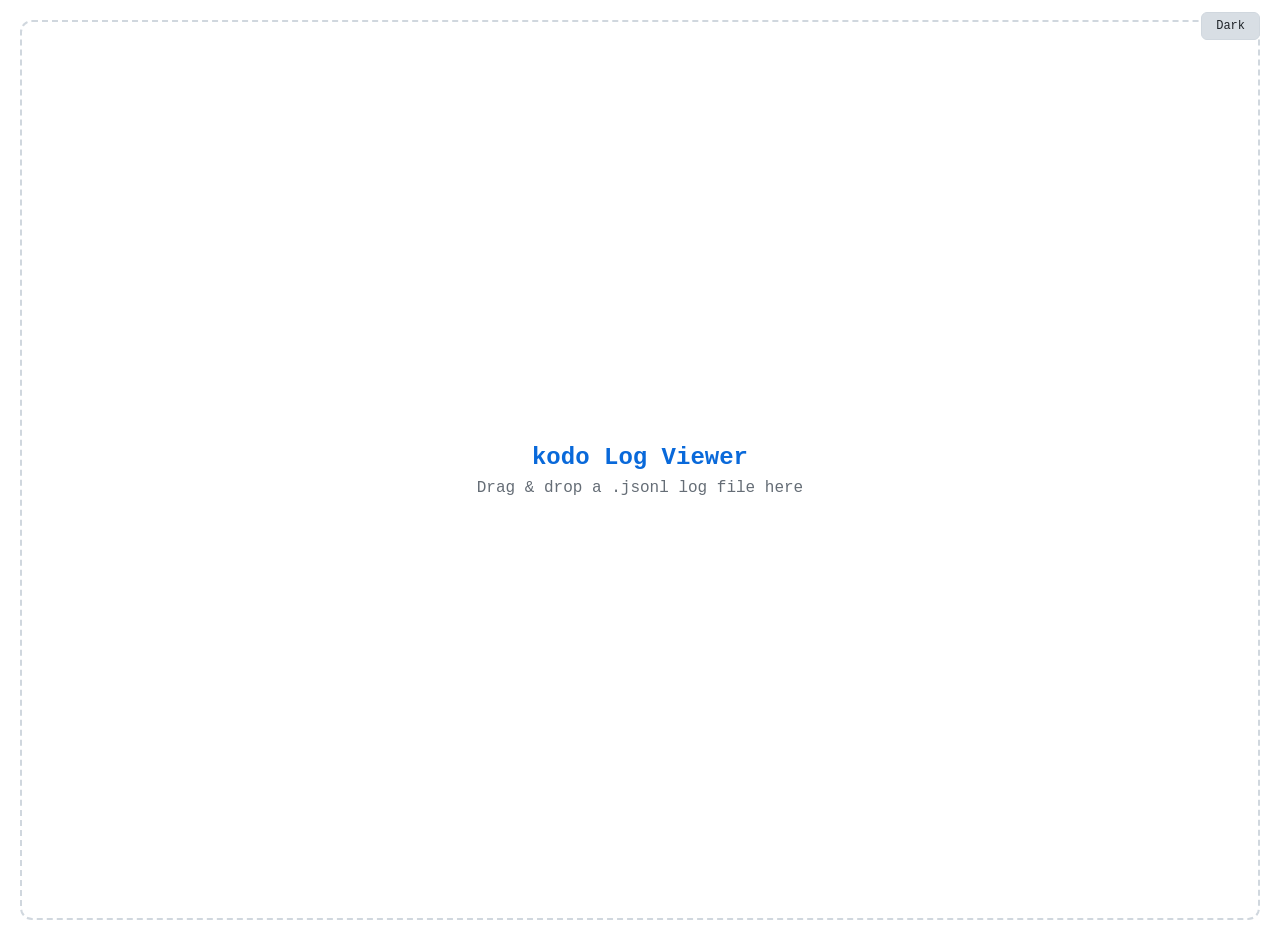
<file: kodo/viewer.html>
<!DOCTYPE html>
<html lang="en">
<head>
<meta charset="UTF-8">
<meta name="viewport" content="width=device-width, initial-scale=1.0">
<title>kodo Log Viewer</title>
<style>
* { margin: 0; padding: 0; box-sizing: border-box; }

/* Theme variables */
:root {
  --bg: #0d1117; --bg-surface: #161b22; --bg-inset: #0d1117;
  --border: #30363d; --border-subtle: #21262d; --border-muted: #1c2128;
  --fg: #c9d1d9; --fg-heading: #e6edf3; --fg-muted: #8b949e; --fg-faint: #484f58;
  --accent: #58a6ff; --green: #3fb950; --yellow: #d29922; --red: #f85149;
  --purple: #d2a8ff; --blue-light: #79c0ff; --orange: #f0883e;
  --hover: #1c2128; --surface-hover: #161b22;
  --green-bg: rgba(63,185,80,0.08); --green-border: rgba(63,185,80,0.2);
  --red-bg: rgba(248,81,73,0.08); --red-border: rgba(248,81,73,0.2);
  --accent-bg: rgba(88,166,255,0.05); --accent-border: rgba(88,166,255,0.15);
  --muted-bg: rgba(139,148,158,0.05); --muted-border: rgba(139,148,158,0.15);
  --badge-bg: rgba(255,255,255,0.06); --badge-border: rgba(255,255,255,0.06);
  --purple-bg: rgba(210,168,255,0.1); --green-pane-bg: rgba(63,185,80,0.1);
  --tool-bg: rgba(210,153,34,0.05); --session-bg: rgba(255,255,255,0.02); --session-hover: rgba(255,255,255,0.04);
}
:root.light {
  --bg: #ffffff; --bg-surface: #f6f8fa; --bg-inset: #ffffff;
  --border: #d0d7de; --border-subtle: #d8dee4; --border-muted: #e8ecf0;
  --fg: #1f2328; --fg-heading: #1f2328; --fg-muted: #656d76; --fg-faint: #8b949e;
  --accent: #0969da; --green: #1a7f37; --yellow: #9a6700; --red: #cf222e;
  --purple: #8250df; --blue-light: #0550ae; --orange: #bc4c00;
  --hover: #f3f4f6; --surface-hover: #eef1f4;
  --green-bg: rgba(26,127,55,0.08); --green-border: rgba(26,127,55,0.2);
  --red-bg: rgba(207,34,46,0.08); --red-border: rgba(207,34,46,0.2);
  --accent-bg: rgba(9,105,218,0.05); --accent-border: rgba(9,105,218,0.15);
  --muted-bg: rgba(101,109,118,0.05); --muted-border: rgba(101,109,118,0.15);
  --badge-bg: rgba(0,0,0,0.04); --badge-border: rgba(0,0,0,0.06);
  --purple-bg: rgba(130,80,223,0.1); --green-pane-bg: rgba(26,127,55,0.1);
  --tool-bg: rgba(154,103,0,0.05); --session-bg: rgba(0,0,0,0.02); --session-hover: rgba(0,0,0,0.04);
}

body { font-family: 'SF Mono', 'Fira Code', 'Consolas', monospace; background: var(--bg); color: var(--fg); min-height: 100vh; }

/* Drop zone */
#drop-zone { display: flex; flex-direction: column; align-items: center; justify-content: center;
  min-height: 100vh; border: 2px dashed var(--border); margin: 20px; border-radius: 12px; transition: border-color 0.2s; }
#drop-zone.active { border-color: var(--accent); background: var(--accent-bg); }
#drop-zone h2 { color: var(--accent); margin-bottom: 8px; }
#drop-zone p { color: var(--fg-muted); }

/* Stats bar */
#stats-bar { display: flex; gap: 16px; flex-wrap: wrap; padding: 16px 20px; background: var(--bg-surface);
  border-bottom: 1px solid var(--border); position: sticky; top: 0; z-index: 100; }
.stat { display: flex; flex-direction: column; gap: 2px; }
.stat-label { font-size: 10px; color: var(--fg-muted); text-transform: uppercase; letter-spacing: 0.5px; }
.stat-value { font-size: 14px; font-weight: 600; color: var(--fg-heading); }

/* Timeline */
#timeline { max-width: 1100px; margin: 0 auto; padding: 20px; display: flex; flex-direction: column; gap: 4px; }

/* Header card */
.header-card { background: var(--bg-surface); border: 1px solid var(--border); border-radius: 10px; padding: 16px; margin-bottom: 8px; }
.header-card h3 { color: var(--accent); margin-bottom: 8px; font-size: 14px; }
.header-card pre { font-size: 11px; color: var(--fg-muted); white-space: pre-wrap; word-break: break-all; }

/* Cycle section */
.cycle-section { margin: 4px 0; }
.cycle-header { display: flex; align-items: center; gap: 8px; padding: 10px 14px;
  background: var(--bg-surface); border: 1px solid var(--border); border-radius: 8px; cursor: pointer;
  user-select: none; transition: background 0.15s; }
.cycle-header:hover { background: var(--hover); }
.cycle-header .toggle { color: var(--fg-muted); font-size: 10px; width: 12px; transition: transform 0.15s; }
.cycle-header.expanded .toggle { transform: rotate(90deg); }
.cycle-header .cycle-title { font-size: 13px; font-weight: 600; color: var(--fg-heading); }
.cycle-header .cycle-meta { font-size: 11px; color: var(--fg-muted); margin-left: auto; display: flex; gap: 10px; }
.cycle-body { display: none; border-left: 2px solid var(--border); margin-left: 16px; padding-left: 12px; padding-top: 4px; }
.cycle-body.visible { display: block; }
.cycle-summary { font-size: 12px; color: var(--fg-muted); padding: 6px 10px; margin: 4px 0;
  background: var(--bg-inset); border-radius: 6px; white-space: pre-wrap; word-break: break-word;
  max-height: 80px; overflow: hidden; position: relative; }

/* Exchange group */
.exchange-group { margin: 6px 0; }
.exchange-header { display: flex; align-items: flex-start; gap: 8px; padding: 8px 12px;
  background: var(--bg-inset); border: 1px solid var(--border-subtle); border-radius: 8px; cursor: pointer;
  user-select: none; transition: background 0.15s; }
.exchange-header:hover { background: var(--surface-hover); }
.exchange-header .toggle { color: var(--fg-muted); font-size: 10px; width: 12px; flex-shrink: 0; margin-top: 3px; transition: transform 0.15s; }
.exchange-header.expanded .toggle { transform: rotate(90deg); }
.exchange-content { flex: 1; min-width: 0; }
.exchange-task { font-size: 12px; color: var(--fg); white-space: nowrap; overflow: hidden; text-overflow: ellipsis; }
.exchange-task .agent-label { font-weight: 600; }
.exchange-task .agent-label.planner { color: var(--accent); }
.exchange-task .agent-label.worker { color: var(--green); }
.exchange-task .agent-label.architect { color: var(--yellow); }
.exchange-task .agent-label.orchestrator { color: var(--purple); }
.exchange-response-preview { font-size: 11px; color: var(--fg-muted); margin-top: 2px;
  white-space: nowrap; overflow: hidden; text-overflow: ellipsis; max-width: 700px; }
.exchange-badges { display: flex; gap: 6px; margin-top: 4px; flex-wrap: wrap; }
.exchange-body { display: none; border-left: 2px solid var(--border-subtle); margin-left: 16px;
  padding-left: 12px; padding-top: 4px; }
.exchange-body.visible { display: block; }

/* Badges */
.badges { display: flex; gap: 6px; flex-wrap: wrap; }
.badge { font-size: 10px; padding: 2px 6px; border-radius: 4px; background: var(--badge-bg);
  color: var(--fg-muted); border: 1px solid var(--badge-border); white-space: nowrap; }
.badge.cost { color: var(--green); }
.badge.tokens { color: var(--purple); }
.badge.time { color: var(--yellow); }
.badge.turns { color: var(--accent); }
.badge.error { color: var(--red); background: var(--red-bg); }
.badge.files { color: var(--yellow); background: var(--tool-bg); }
.badge.new-conv { color: var(--blue-light); }
.badge.ctx-reset { color: var(--orange); }

/* Session query detail */
.session-detail { margin: 6px 0; }
.session-header { display: flex; align-items: center; gap: 8px; padding: 6px 10px;
  background: var(--session-bg); border: 1px solid var(--border-muted); border-radius: 6px;
  cursor: pointer; user-select: none; font-size: 11px; color: var(--fg-muted); transition: background 0.15s; }
.session-header:hover { background: var(--session-hover); }
.session-header .toggle { font-size: 9px; width: 10px; transition: transform 0.15s; }
.session-header.expanded .toggle { transform: rotate(90deg); }
.session-body { display: none; margin-top: 4px; }
.session-body.visible { display: block; }

/* Prompt / response panes */
.llm-pane { margin: 4px 0; border-radius: 6px; overflow: hidden; }
.llm-pane-header { font-size: 10px; text-transform: uppercase; letter-spacing: 0.5px;
  padding: 4px 8px; font-weight: 600; cursor: pointer; user-select: none; }
.llm-pane-header.prompt { background: var(--purple-bg); color: var(--purple); border-left: 3px solid var(--purple); }
.llm-pane-header.response { background: var(--green-pane-bg); color: var(--green); border-left: 3px solid var(--green); }
.llm-pane-body { display: none; max-height: 500px; overflow-y: auto; padding: 8px;
  background: var(--bg-inset); border: 1px solid var(--border-muted); border-top: none; font-size: 12px;
  line-height: 1.5; white-space: pre-wrap; word-break: break-word; color: var(--fg); }
.llm-pane-body.visible { display: block; }

/* Tool use list */
.tool-use-list { margin: 4px 0; padding: 6px 8px; background: var(--tool-bg);
  border: 1px solid var(--border-subtle); border-radius: 6px; }
.tool-use-list h4 { font-size: 10px; color: var(--yellow); text-transform: uppercase; letter-spacing: 0.5px; margin-bottom: 4px; }
.tool-use-item { font-size: 11px; color: var(--fg-muted); padding: 1px 0; }
.tool-use-item .tool-name { color: var(--blue-light); }
.tool-use-item .file-path { color: var(--yellow); }

/* Full text panels in exchange body */
.full-text-section { margin: 6px 0; }
.full-text-section h4 { font-size: 11px; color: var(--fg-muted); margin-bottom: 4px; text-transform: uppercase; letter-spacing: 0.5px; }
.full-text-content { font-size: 12px; line-height: 1.5; white-space: pre-wrap; word-break: break-word;
  max-height: 300px; overflow-y: auto; padding: 8px; background: var(--bg-inset);
  border: 1px solid var(--border-muted); border-radius: 6px; }

/* Side events (done, commits, errors) */
.side-event { padding: 6px 10px; margin: 4px 0; border-radius: 6px; font-size: 11px; }
.side-event.done-accepted { background: var(--green-bg); border: 1px solid var(--green-border); color: var(--green); }
.side-event.done-rejected { background: var(--red-bg); border: 1px solid var(--red-border); color: var(--red); }
.side-event.commit { background: var(--accent-bg); border: 1px solid var(--accent-border); color: var(--accent); }
.side-event.error-event { background: var(--red-bg); border: 1px solid var(--red-border); color: var(--red); }
.side-event.info-event { background: var(--muted-bg); border: 1px solid var(--muted-border); color: var(--fg-muted); }
.side-event .side-event-label { font-weight: 600; margin-right: 6px; }
.side-event-detail { font-size: 11px; color: var(--fg-muted); white-space: pre-wrap; word-break: break-word;
  max-height: 100px; overflow-y: auto; margin-top: 4px; }

/* Final result */
.result-card { background: var(--bg-surface); border: 2px solid var(--accent); border-radius: 12px; padding: 16px; margin-top: 8px; }
.result-card h3 { color: var(--accent); margin-bottom: 8px; font-size: 14px; }
.result-card .result-text { font-size: 13px; line-height: 1.5; white-space: pre-wrap; word-break: break-word;
  max-height: 400px; overflow-y: auto; }

/* Log picker */
#picker { max-width: 900px; margin: 0 auto; padding: 20px; }
#picker h2 { color: var(--accent); margin-bottom: 16px; font-size: 16px; }
#picker .day-group { margin-bottom: 16px; }
#picker .day-label { font-size: 12px; color: var(--fg-muted); text-transform: uppercase; letter-spacing: 0.5px;
  padding: 4px 0; margin-bottom: 4px; border-bottom: 1px solid var(--border-subtle); }
#picker .run-row { display: flex; align-items: center; gap: 10px; padding: 8px 12px;
  background: var(--bg-inset); border: 1px solid var(--border-subtle); border-radius: 8px; margin: 4px 0;
  cursor: pointer; transition: background 0.15s; font-size: 12px; }
#picker .run-row:hover { background: var(--surface-hover); border-color: var(--border); }
#picker .run-id { color: var(--fg-muted); min-width: 80px; flex-shrink: 0; }
#picker .run-project { color: var(--yellow); min-width: 100px; max-width: 160px; overflow: hidden;
  text-overflow: ellipsis; white-space: nowrap; flex-shrink: 0; }
#picker .run-goal { color: var(--fg); flex: 1; min-width: 0; overflow: hidden;
  text-overflow: ellipsis; white-space: nowrap; }
#picker .run-status { font-size: 11px; flex-shrink: 0; min-width: 70px; text-align: right; }
#picker .run-status.done { color: var(--green); }
#picker .run-status.partial { color: var(--yellow); }
#picker .run-status.failed { color: var(--red); }
#picker .run-model { color: var(--fg-muted); font-size: 11px; min-width: 60px; flex-shrink: 0; text-align: right; }
#picker .picker-note { font-size: 11px; color: var(--fg-faint); margin-top: 8px; }
#picker .picker-filters { display: flex; gap: 16px; margin-bottom: 8px; font-size: 12px; color: var(--fg-muted); }
#picker .picker-filters label { cursor: pointer; display: flex; align-items: center; gap: 4px; }

/* Top-right controls */
.top-controls { position: fixed; top: 12px; right: 20px; z-index: 200; display: flex; gap: 8px; }
.top-btn { background: var(--border-subtle); color: var(--fg);
  border: 1px solid var(--border); border-radius: 6px; padding: 6px 14px; font-size: 12px;
  cursor: pointer; font-family: inherit; display: none; }
.top-btn:hover { background: var(--border); }
#theme-btn { display: inline-block; }

/* Scrollbar styling */
::-webkit-scrollbar { width: 6px; height: 6px; }
::-webkit-scrollbar-track { background: transparent; }
::-webkit-scrollbar-thumb { background: var(--border); border-radius: 3px; }
::-webkit-scrollbar-thumb:hover { background: var(--fg-faint); }
</style>
</head>
<body>

<div id="drop-zone">
  <h2>kodo Log Viewer</h2>
  <p>Drag &amp; drop a .jsonl log file here</p>
</div>

<div id="picker" style="display:none;"></div>

<div class="top-controls">
  <button id="back-btn" class="top-btn">All runs</button>
  <button id="theme-btn" class="top-btn">Light</button>
</div>

<div id="app" style="display:none;">
  <div id="stats-bar"></div>
  <div id="timeline"></div>
</div>

<script>
let EMBEDDED_DATA = null;
/*__EMBED_MARKER__*/

let EMBEDDED_INDEX = null;
/*__INDEX_MARKER__*/

// -- Helpers --
function formatTime(s) {
  if (s == null) return '';
  if (s < 60) return s.toFixed(1) + 's';
  return Math.floor(s / 60) + 'm ' + (s % 60).toFixed(0) + 's';
}
function formatCost(c) { return c != null ? '$' + c.toFixed(4) : ''; }
function formatTokens(n) { return n >= 1000 ? (n / 1000).toFixed(1) + 'k' : String(n || 0); }
function truncate(s, len) { return s && s.length > len ? s.slice(0, len) + '...' : (s || ''); }

function agentRole(name) {
  if (!name) return '';
  const n = name.toLowerCase();
  if (n.includes('plan')) return 'planner';
  if (n.includes('work') || n.includes('build') || n.includes('implement')) return 'worker';
  if (n.includes('architect') || n.includes('review')) return 'architect';
  return '';
}

function escapeHtml(s) {
  const d = document.createElement('div');
  d.textContent = s || '';
  return d.innerHTML;
}

// -- Build tree from flat events --
function buildTree(events) {
  const tree = { header: null, cycles: [], result: null, preEvents: [] };

  // Collect header info
  const init = events.find(e => e.event === 'run_init');
  const args = events.find(e => e.event === 'cli_args');
  const start = events.find(e => e.event === 'run_start');
  tree.header = { init, args, start };

  let currentCycle = null;
  let currentExchange = null;

  for (const e of events) {
    // Skip header events
    if (['run_init', 'cli_args', 'run_start', 'run_end', 'run_resumed', 'debug_run_start'].includes(e.event)) continue;

    // Cycle start — run_cycle and cycle_start are emitted back-to-back for
    // the same cycle.  run_cycle carries metadata (cycle number, max_cycles,
    // goal); cycle_start is the inner orchestrator event.  Only create a new
    // cycle object on the first of the pair.
    if (e.event === 'run_cycle' || e.event === 'cycle_start') {
      if (e.event === 'cycle_start' && currentCycle && currentCycle.exchanges.length === 0 && !currentCycle.end) {
        // Already created by the preceding run_cycle — just merge any extra fields
        if (e.t != null && !currentCycle.startTime) currentCycle.startTime = e.t;
        continue;
      }
      currentCycle = {
        num: e.cycle || (tree.cycles.length + 1),
        maxCycles: e.max_cycles,
        goal: e.goal,
        priorSummary: e.prior_summary,
        startTime: e.t,
        exchanges: [],
        sideEvents: [],
        end: null,
      };
      tree.cycles.push(currentCycle);
      currentExchange = null;
      continue;
    }

    // Lazy-init a cycle for runs without explicit cycle events
    if (!currentCycle) {
      // Only create on events that belong inside a cycle; skip metadata
      if (!e.event.startsWith('orchestrator_') && !e.event.startsWith('agent_') &&
          !e.event.startsWith('session_') && !e.event.startsWith('done_') &&
          e.event !== 'cycle_end') continue;
      currentCycle = { num: 1, exchanges: [], sideEvents: [], end: null };
      tree.cycles.push(currentCycle);
    }

    // Exchange start: orchestrator delegates to agent
    if (e.event === 'orchestrator_tool_call') {
      currentExchange = {
        toolCall: e,
        agentRunStart: null,
        agentRunEnd: null,
        toolResult: null,
        sessions: [],
        sideEvents: [],
      };
      currentCycle.exchanges.push(currentExchange);
      continue;
    }

    if (e.event === 'agent_run_start' && currentExchange) {
      currentExchange.agentRunStart = e;
      continue;
    }

    if (e.event === 'session_query_start' && currentExchange) {
      currentExchange.sessions.push({ start: e, end: null });
      continue;
    }

    if (e.event === 'session_query_end' && currentExchange) {
      // Match to the last unfinished session query
      for (let i = currentExchange.sessions.length - 1; i >= 0; i--) {
        if (!currentExchange.sessions[i].end) {
          currentExchange.sessions[i].end = e;
          break;
        }
      }
      continue;
    }

    if (e.event === 'agent_run_end') {
      if (currentExchange) currentExchange.agentRunEnd = e;
      continue;
    }

    if (e.event === 'orchestrator_tool_result') {
      if (currentExchange) currentExchange.toolResult = e;
      currentExchange = null;
      continue;
    }

    // Cycle end
    if (e.event === 'cycle_end') {
      if (currentCycle) {
        currentCycle.end = e;
        // Carry forward maxCycles from run_start
        if (!currentCycle.maxCycles && start) currentCycle.maxCycles = start.max_cycles;
      }
      currentExchange = null;
      continue;
    }

    // Final result
    if (e.event === 'orchestrator_response') {
      tree.result = e;
      continue;
    }

    // Side events — attach to current exchange if active, else to cycle
    const sideEvent = categorizeSideEvent(e);
    if (sideEvent) {
      if (currentExchange) currentExchange.sideEvents.push(sideEvent);
      else if (currentCycle) currentCycle.sideEvents.push(sideEvent);
      else tree.preEvents.push(sideEvent);
    }
  }

  return tree;
}

function categorizeSideEvent(e) {
  switch (e.event) {
    case 'orchestrator_done':
    case 'orchestrator_done_attempt':
      return { type: 'info-event', label: 'Done attempt', text: e.summary || '', event: e };
    case 'orchestrator_done_accepted':
      return { type: 'done-accepted', label: 'Accepted', text: e.summary || '', event: e };
    case 'orchestrator_done_rejected':
      return { type: 'done-rejected', label: 'Rejected', text: e.rejection || '', event: e };
    case 'done_verification_error':
      return { type: 'error-event', label: 'Verify error', text: `${e.agent}: ${e.error || ''}`, event: e };
    case 'auto_commit_start':
      return { type: 'commit', label: 'Auto-commit', text: `worker: ${e.worker || ''}`, event: e };
    case 'auto_commit_done':
      return { type: 'commit', label: 'Committed', text: e.report || '', event: e };
    case 'auto_commit_error':
      return { type: 'error-event', label: 'Commit error', text: e.error || '', event: e };
    case 'summarize_end':
      return { type: 'info-event', label: 'Summary', text: truncate(e.summary, 200), event: e };
    case 'summarize_error':
      return { type: 'error-event', label: 'Summary error', text: e.error || '', event: e };
    case 'orchestrator_auth_error':
      return { type: 'error-event', label: 'Auth error', text: `${e.provider}: ${e.status_code}`, event: e };
    case 'orchestrator_retry':
      return { type: 'info-event', label: 'Retry', text: `attempt ${e.attempt}, wait ${e.wait_s}s`, event: e };
    case 'orchestrator_fallback':
      return { type: 'info-event', label: 'Fallback', text: `${e.primary} → ${e.fallback}`, event: e };
    case 'agent_crash':
      return { type: 'error-event', label: 'Agent crash', text: `${e.agent}: ${e.error || ''}`, event: e };
    case 'agent_timeout':
      return { type: 'error-event', label: 'Timeout', text: `${e.agent}: ${e.timeout_s}s`, event: e };
    case 'session_reset':
    case 'agent_session_reset':
      return { type: 'info-event', label: 'Context reset', text: e.reason || `${e.session || e.agent}`, event: e };
    case 'stage_start':
      return { type: 'info-event', label: 'Stage', text: `${e.stage_name}: ${e.description || ''}`, event: e };
    case 'stage_end':
      return { type: e.finished ? 'done-accepted' : 'error-event', label: 'Stage end', text: e.summary || e.error || '', event: e };
    default:
      return null;
  }
}

// -- Extract file edits from exchange --
function extractFileEdits(exchange) {
  const edits = [];
  const seen = new Set();
  for (const sq of exchange.sessions) {
    if (!sq.end) continue;
    // Claude tool_uses
    if (sq.end.tool_uses) {
      for (const tu of sq.end.tool_uses) {
        if (['Write', 'Edit', 'MultiEdit'].includes(tu.name) && tu.input && tu.input.file_path) {
          const key = tu.name + ':' + tu.input.file_path;
          if (!seen.has(key)) { seen.add(key); edits.push({ op: tu.name, path: tu.input.file_path }); }
        }
      }
    }
    // Codex/Cursor raw_messages — look for file edits
    if (sq.end.raw_messages) {
      for (const msg of sq.end.raw_messages) {
        // Codex: item.completed with tool outputs
        if (msg.type === 'item.completed' && msg.item) {
          const item = msg.item;
          if (item.type === 'function_call' && item.name) {
            const fp = item.arguments && (item.arguments.file_path || item.arguments.path);
            if (fp) {
              const key = item.name + ':' + fp;
              if (!seen.has(key)) { seen.add(key); edits.push({ op: item.name, path: fp }); }
            }
          }
        }
      }
    }
  }
  return edits;
}

// -- Extract all tool uses from exchange for display --
function extractAllToolUses(exchange) {
  const tools = [];
  for (const sq of exchange.sessions) {
    if (sq.end && sq.end.tool_uses) {
      for (const tu of sq.end.tool_uses) {
        tools.push(tu);
      }
    }
  }
  return tools;
}

// -- Render Stats --
function renderStats(events) {
  const bar = document.getElementById('stats-bar');
  const last = events[events.length - 1];
  const totalTime = last ? last.t : 0;
  let totalCost = 0, exchanges = 0, agents = new Set(), sessionQueries = 0, cycles = 0;
  let apiCost = 0, subCost = 0;
  for (const e of events) {
    if (e.event === 'agent_run_end') {
      totalCost += e.cost_usd || 0;
      exchanges++;
      agents.add(e.agent);
      if (e.cost_bucket === 'api') apiCost += (e.cost_usd || 0);
      else subCost += (e.cost_usd || 0);
    }
    if (e.event === 'orchestrator_response') totalCost += e.cost_usd || 0;
    if (e.event === 'cycle_end') {
      cycles++;
      const c = e.cost_usd || 0;
      if (e.cost_bucket === 'api') apiCost += c; else subCost += c;
    }
    if (e.event === 'session_query_end') sessionQueries++;
  }
  const stats = [
    ['Time', formatTime(totalTime)],
    ['Cost', formatCost(totalCost)],
    ['API', formatCost(apiCost)],
    ['Subscription', formatCost(subCost)],
    ['Cycles', String(cycles || '-')],
    ['Exchanges', String(exchanges)],
    ['LLM Queries', String(sessionQueries)],
    ['Agents', Array.from(agents).join(', ') || 'n/a'],
  ];
  bar.innerHTML = stats.map(([l, v]) =>
    `<div class="stat"><span class="stat-label">${l}</span><span class="stat-value">${v}</span></div>`
  ).join('');
}

// -- Toggle helper --
function makeToggleable(header, body) {
  header.addEventListener('click', () => {
    const expanded = body.classList.toggle('visible');
    header.classList.toggle('expanded', expanded);
  });
}

// -- Lazy text: only populate on first expand --
function lazyText(el, getText) {
  let loaded = false;
  return () => {
    if (!loaded) { el.textContent = getText(); loaded = true; }
  };
}

// -- Render Timeline --
function renderTimeline(tree) {
  const tl = document.getElementById('timeline');
  tl.innerHTML = '';

  // Header card
  const h = tree.header;
  if (h.init || h.args || h.start) {
    const card = document.createElement('div');
    card.className = 'header-card';
    let info = '';
    if (h.start) {
      info += `Orchestrator: ${h.start.orchestrator || '?'}  Model: ${h.start.model || '?'}\n`;
      info += `Project: ${h.start.project_dir || h.init?.project_dir || '?'}\n`;
      info += `Max exchanges: ${h.start.max_exchanges || '?'}  Max cycles: ${h.start.max_cycles || '?'}\n`;
      if (h.start.team && typeof h.start.team === 'object' && !Array.isArray(h.start.team)) {
        const labels = {ClaudeSession:'claude code', CursorSession:'cursor', CodexSession:'codex', GeminiCliSession:'gemini cli'};
        info += `Team:\n`;
        for (const [name, d] of Object.entries(h.start.team)) {
          info += `  ${name} (${labels[d.backend] || d.backend || '?'} / ${d.model || '?'})\n`;
        }
      }
    }
    if (h.args?.goal_text) info += `\n--- Goal ---\n${h.args.goal_text}`;
    card.innerHTML = `<h3>Run Configuration</h3>`;
    const pre = document.createElement('pre');
    pre.textContent = info.trim();
    card.appendChild(pre);
    tl.appendChild(card);
  }

  // Pre-cycle side events
  for (const se of tree.preEvents) tl.appendChild(renderSideEvent(se));

  // Cycles
  for (const cycle of tree.cycles) {
    tl.appendChild(renderCycle(cycle));
  }

  // Final result
  if (tree.result) {
    const e = tree.result;
    const card = document.createElement('div');
    card.className = 'result-card';
    card.innerHTML = `<h3>Final Result</h3>`;
    const text = document.createElement('div');
    text.className = 'result-text';
    text.textContent = e.result_text || '';
    card.appendChild(text);
    const badges = document.createElement('div');
    badges.className = 'badges';
    badges.style.marginTop = '6px';
    let bh = '';
    if (e.cost_usd) bh += `<span class="badge cost">orchestrator ${formatCost(e.cost_usd)}</span>`;
    if (e.num_turns) bh += `<span class="badge turns">${e.num_turns} turns</span>`;
    if (e.is_error) bh += `<span class="badge error">ERROR</span>`;
    badges.innerHTML = bh;
    card.appendChild(badges);
    tl.appendChild(card);
  }
}

function renderCycle(cycle) {
  const section = document.createElement('div');
  section.className = 'cycle-section';

  // Compute cycle stats
  let cycleCost = 0, cycleTime = 0, exchangeCount = cycle.exchanges.length;
  for (const ex of cycle.exchanges) {
    if (ex.agentRunEnd) {
      cycleCost += ex.agentRunEnd.cost_usd || 0;
      cycleTime += ex.agentRunEnd.elapsed_s || 0;
    }
  }
  if (cycle.end) cycleCost += cycle.end.cost_usd || 0;

  const maxCycles = cycle.maxCycles || cycle.end?.max_cycles || '?';
  const finished = cycle.end?.finished;

  const header = document.createElement('div');
  header.className = 'cycle-header';
  header.innerHTML = `<span class="toggle">▶</span>
    <span class="cycle-title">Cycle ${cycle.num}${maxCycles !== '?' ? ' / ' + maxCycles : ''} ${finished ? '✓' : finished === false ? '✗' : ''}</span>
    <span class="cycle-meta">
      <span>${exchangeCount} exchange${exchangeCount !== 1 ? 's' : ''}</span>
      ${cycleCost ? '<span class="badge cost">' + formatCost(cycleCost) + '</span>' : ''}
      ${cycleTime ? '<span class="badge time">' + formatTime(cycleTime) + '</span>' : ''}
    </span>`;

  const body = document.createElement('div');
  body.className = 'cycle-body';

  // Cycle summary
  if (cycle.end?.summary) {
    const sum = document.createElement('div');
    sum.className = 'cycle-summary';
    sum.textContent = cycle.end.summary;
    body.appendChild(sum);
  }

  // Exchanges
  for (const ex of cycle.exchanges) {
    body.appendChild(renderExchange(ex));
  }

  // Side events (done attempts, commits, etc.)
  for (const se of cycle.sideEvents) {
    body.appendChild(renderSideEvent(se));
  }

  makeToggleable(header, body);
  section.appendChild(header);
  section.appendChild(body);

  // Auto-expand if only 1 cycle
  if (true) { // Always start expanded for usability
    body.classList.add('visible');
    header.classList.add('expanded');
  }

  return section;
}

function renderExchange(exchange) {
  const group = document.createElement('div');
  group.className = 'exchange-group';

  const tc = exchange.toolCall;
  const are = exchange.agentRunEnd;
  const role = agentRole(tc?.agent);
  const fileEdits = extractFileEdits(exchange);

  const header = document.createElement('div');
  header.className = 'exchange-header';

  const taskText = tc?.task || '';
  const responsePreview = truncate((are?.response_text || '').replace(/\n/g, ' '), 120);

  let badgesHtml = '';
  if (are?.elapsed_s) badgesHtml += `<span class="badge time">${formatTime(are.elapsed_s)}</span>`;
  if (are?.cost_usd) badgesHtml += `<span class="badge cost">${formatCost(are.cost_usd)}</span>`;
  if (are?.turns) badgesHtml += `<span class="badge turns">${are.turns} turns</span>`;
  if (are?.input_tokens || are?.output_tokens)
    badgesHtml += `<span class="badge tokens">in:${formatTokens(are.input_tokens)} out:${formatTokens(are.output_tokens)}</span>`;
  if (fileEdits.length) badgesHtml += `<span class="badge files">${fileEdits.length} file${fileEdits.length > 1 ? 's' : ''}</span>`;
  if (tc?.new_conversation) badgesHtml += `<span class="badge new-conv">new conv</span>`;
  if (are?.cost_bucket) badgesHtml += `<span class="badge">${are.cost_bucket.replace(/_/g, ' ')}</span>`;
  if (are?.is_error) badgesHtml += `<span class="badge error">ERROR</span>`;
  if (are?.context_reset) badgesHtml += `<span class="badge ctx-reset">ctx reset</span>`;

  header.innerHTML = `<span class="toggle">▶</span>
    <div class="exchange-content">
      <div class="exchange-task"><span class="agent-label ${role}">${escapeHtml(tc?.agent || 'agent')}</span>: ${escapeHtml(truncate(taskText, 120))}</div>
      <div class="exchange-response-preview">${escapeHtml(responsePreview)}</div>
      <div class="exchange-badges badges">${badgesHtml}</div>
    </div>`;

  const body = document.createElement('div');
  body.className = 'exchange-body';

  // Lazy-populate body
  let bodyPopulated = false;
  const originalToggle = () => {
    if (!bodyPopulated) {
      bodyPopulated = true;
      populateExchangeBody(body, exchange, fileEdits);
    }
    const expanded = body.classList.toggle('visible');
    header.classList.toggle('expanded', expanded);
  };
  header.addEventListener('click', originalToggle);

  group.appendChild(header);
  group.appendChild(body);

  // Exchange-level side events
  for (const se of exchange.sideEvents) {
    group.appendChild(renderSideEvent(se));
  }

  return group;
}

function populateExchangeBody(body, exchange, fileEdits) {
  // Full task
  if (exchange.toolCall?.task) {
    const sec = document.createElement('div');
    sec.className = 'full-text-section';
    sec.innerHTML = '<h4>Task</h4>';
    const content = document.createElement('div');
    content.className = 'full-text-content';
    content.textContent = exchange.toolCall.task;
    sec.appendChild(content);
    body.appendChild(sec);
  }

  // Full agent response
  if (exchange.agentRunEnd?.response_text) {
    const sec = document.createElement('div');
    sec.className = 'full-text-section';
    sec.innerHTML = '<h4>Agent Response</h4>';
    const content = document.createElement('div');
    content.className = 'full-text-content';
    content.textContent = exchange.agentRunEnd.response_text;
    sec.appendChild(content);
    body.appendChild(sec);
  }

  // Tool result report (orchestrator_tool_result.report)
  if (exchange.toolResult?.report) {
    const sec = document.createElement('div');
    sec.className = 'full-text-section';
    sec.innerHTML = '<h4>Report to Orchestrator</h4>';
    const content = document.createElement('div');
    content.className = 'full-text-content';
    content.textContent = exchange.toolResult.report;
    sec.appendChild(content);
    body.appendChild(sec);
  }

  // File edits
  if (fileEdits.length) {
    const list = document.createElement('div');
    list.className = 'tool-use-list';
    list.innerHTML = '<h4>Files Edited</h4>' +
      fileEdits.map(f => `<div class="tool-use-item"><span class="file-path">${escapeHtml(f.path)}</span> <span class="tool-name">(${escapeHtml(f.op)})</span></div>`).join('');
    body.appendChild(list);
  }

  // Session queries — the deepest drill-down level
  if (exchange.sessions.length) {
    const sqSec = document.createElement('div');
    sqSec.className = 'full-text-section';
    sqSec.innerHTML = `<h4>LLM Queries (${exchange.sessions.length})</h4>`;
    for (let i = 0; i < exchange.sessions.length; i++) {
      sqSec.appendChild(renderSessionQuery(exchange.sessions[i], i, exchange.sessions.length));
    }
    body.appendChild(sqSec);
  }
}

function renderSessionQuery(sq, index, total) {
  const detail = document.createElement('div');
  detail.className = 'session-detail';

  const s = sq.start;
  const e = sq.end;

  let meta = `Query ${index + 1}/${total}`;
  if (s?.session) meta += ` — ${s.session}`;
  if (s?.model) meta += ` (${s.model})`;
  if (e?.elapsed_s) meta += `  ${formatTime(e.elapsed_s)}`;
  if (e?.input_tokens || e?.output_tokens) meta += `  in:${formatTokens(e?.input_tokens)} out:${formatTokens(e?.output_tokens)}`;
  if (e?.cost_usd) meta += `  ${formatCost(e.cost_usd)}`;

  const header = document.createElement('div');
  header.className = 'session-header';
  header.innerHTML = `<span class="toggle">▶</span><span>${escapeHtml(meta)}</span>`;

  const body = document.createElement('div');
  body.className = 'session-body';

  // Lazy populate
  let populated = false;
  header.addEventListener('click', () => {
    if (!populated) {
      populated = true;

      // Prompt pane
      if (s?.prompt) {
        const pane = document.createElement('div');
        pane.className = 'llm-pane';
        const ph = document.createElement('div');
        ph.className = 'llm-pane-header prompt';
        ph.textContent = `▶ Prompt (${(s.prompt.length / 1024).toFixed(1)}k chars)`;
        const pb = document.createElement('div');
        pb.className = 'llm-pane-body';
        ph.addEventListener('click', (ev) => {
          ev.stopPropagation();
          const vis = pb.classList.toggle('visible');
          ph.textContent = `${vis ? '▼' : '▶'} Prompt (${(s.prompt.length / 1024).toFixed(1)}k chars)`;
          if (vis && !pb.textContent) pb.textContent = s.prompt;
        });
        pane.appendChild(ph);
        pane.appendChild(pb);
        body.appendChild(pane);
      }

      // Response pane
      const respText = e?.response_text || '';
      if (respText) {
        const pane = document.createElement('div');
        pane.className = 'llm-pane';
        const rh = document.createElement('div');
        rh.className = 'llm-pane-header response';
        rh.textContent = `▶ Response (${(respText.length / 1024).toFixed(1)}k chars)`;
        const rb = document.createElement('div');
        rb.className = 'llm-pane-body';
        rh.addEventListener('click', (ev) => {
          ev.stopPropagation();
          const vis = rb.classList.toggle('visible');
          rh.textContent = `${vis ? '▼' : '▶'} Response (${(respText.length / 1024).toFixed(1)}k chars)`;
          if (vis && !rb.textContent) rb.textContent = respText;
        });
        pane.appendChild(rh);
        pane.appendChild(rb);
        body.appendChild(pane);
      }

      // Tool uses from this session query
      if (e?.tool_uses && e.tool_uses.length) {
        const list = document.createElement('div');
        list.className = 'tool-use-list';
        list.innerHTML = '<h4>Tool Uses</h4>' +
          e.tool_uses.map(tu => {
            const fp = tu.input?.file_path ? ` <span class="file-path">${escapeHtml(tu.input.file_path)}</span>` : '';
            return `<div class="tool-use-item"><span class="tool-name">${escapeHtml(tu.name)}</span>${fp}</div>`;
          }).join('');
        body.appendChild(list);
      }
    }

    const expanded = body.classList.toggle('visible');
    header.classList.toggle('expanded', expanded);
  });

  detail.appendChild(header);
  detail.appendChild(body);
  return detail;
}

function renderSideEvent(se) {
  const el = document.createElement('div');
  el.className = `side-event ${se.type}`;
  el.innerHTML = `<span class="side-event-label">${escapeHtml(se.label)}</span>${escapeHtml(truncate(se.text, 200))}`;
  if (se.text && se.text.length > 200) {
    const detail = document.createElement('div');
    detail.className = 'side-event-detail';
    detail.textContent = se.text;
    detail.style.display = 'none';
    el.style.cursor = 'pointer';
    el.addEventListener('click', () => {
      detail.style.display = detail.style.display === 'none' ? 'block' : 'none';
    });
    el.appendChild(detail);
  }
  return el;
}

// -- Load --
function loadEvents(events) {
  showLogView(events);
}

// Drag and drop (works from any view)
const dz = document.getElementById('drop-zone');
document.body.addEventListener('dragover', e => { e.preventDefault(); if (dz.style.display !== 'none') dz.classList.add('active'); });
document.body.addEventListener('dragleave', e => { if (!e.relatedTarget || e.relatedTarget === document.documentElement) dz.classList.remove('active'); });
document.body.addEventListener('drop', e => {
  e.preventDefault();
  dz.classList.remove('active');
  const file = e.dataTransfer.files[0];
  if (!file) return;
  const reader = new FileReader();
  reader.onload = ev => {
    const lines = ev.target.result.trim().split('\n');
    const events = [];
    for (const l of lines) { try { events.push(JSON.parse(l)); } catch(e) {} }
    document.title = 'kodo: ' + file.name;
    loadEvents(events);
  };
  reader.readAsText(file);
});

// Click to select file (only on drop zone)
dz.addEventListener('click', () => {
  const input = document.createElement('input');
  input.type = 'file';
  input.accept = '.jsonl';
  input.onchange = () => {
    const file = input.files[0];
    if (!file) return;
    const reader = new FileReader();
    reader.onload = ev => {
      const lines = ev.target.result.trim().split('\n');
      const events = [];
      for (const l of lines) { try { events.push(JSON.parse(l)); } catch(e) {} }
      document.title = 'kodo: ' + file.name;
      loadEvents(events);
    };
    reader.readAsText(file);
  };
  input.click();
});

// -- Log Picker --
// -- Filter state --
let _allRuns = [];
let _showAllProjects = false;
let _showDebugRuns = false;

function _applyFilters() {
  const cwd = (typeof EMBEDDED_CWD !== 'undefined') ? EMBEDDED_CWD : null;
  const hasLocalRuns = cwd && _allRuns.some(r => r.project_dir === cwd);

  let filtered = _allRuns;
  if (hasLocalRuns && !_showAllProjects) {
    filtered = filtered.filter(r => r.project_dir === cwd);
  }
  if (!_showDebugRuns) {
    filtered = filtered.filter(r => !r.is_debug);
  }
  _renderPickerList(filtered, hasLocalRuns);
}

function renderPicker(runs) {
  _allRuns = runs;
  const picker = document.getElementById('picker');
  picker.style.display = 'block';
  document.getElementById('drop-zone').style.display = 'none';
  _applyFilters();
}

function _renderPickerList(runs, hasLocalRuns) {
  const picker = document.getElementById('picker');

  // Group by day
  const groups = {};
  for (const r of runs) {
    const day = formatRunDay(r.run_id);
    if (!groups[day]) groups[day] = [];
    groups[day].push(r);
  }

  // Sort day groups: dated groups first (newest on top), "Other" last
  const dayEntries = Object.entries(groups);
  dayEntries.sort(([a], [b]) => {
    if (a === 'Other') return 1;
    if (b === 'Other') return -1;
    return 0;
  });

  let html = '<h2>kodo Log Viewer</h2>';

  // Filter controls
  html += '<div class="picker-filters">';
  if (hasLocalRuns) {
    html += `<label><input type="checkbox" id="cb-all-projects" ${_showAllProjects ? 'checked' : ''}> show all projects</label>`;
  }
  const hasDebug = _allRuns.some(r => r.is_debug);
  if (hasDebug) {
    html += `<label><input type="checkbox" id="cb-debug-runs" ${_showDebugRuns ? 'checked' : ''}> show debug runs</label>`;
  }
  html += '</div>';

  for (const [day, dayRuns] of dayEntries) {
    html += `<div class="day-group">`;
    html += `<div class="day-label">${escapeHtml(day)}</div>`;
    for (const r of dayRuns) {
      const time = formatRunTime(r.run_id);
      const status = r.finished ? 'done' : (r.completed_cycles > 0 ? 'partial' : 'failed');
      const statusText = r.finished ? 'done' : `cycle ${r.completed_cycles}/${r.max_cycles}`;
      const goalSnippet = (r.goal || '').replace(/\n/g, ' ').slice(0, 100);
      const modelShort = (r.model || '').replace(/^(claude-|gemini-)/, '').split('-').slice(0, 2).join('-');
      html += `<div class="run-row" data-run-id="${escapeHtml(r.run_id)}" data-log-file="${escapeHtml(r.log_file || '')}">`;
      html += `<span class="run-id">${escapeHtml(time)}</span>`;
      html += `<span class="run-project">${escapeHtml(r.project_name || '?')}</span>`;
      html += `<span class="run-goal">${escapeHtml(goalSnippet)}</span>`;
      html += `<span class="run-status ${status}">${escapeHtml(statusText)}</span>`;
      html += `<span class="run-model">${escapeHtml(modelShort)}</span>`;
      html += `</div>`;
    }
    html += `</div>`;
  }
  html += `<p class="picker-note">Drag &amp; drop a .jsonl file anywhere to open it directly</p>`;
  picker.innerHTML = html;

  // Filter checkbox handlers
  const cbAll = document.getElementById('cb-all-projects');
  if (cbAll) cbAll.addEventListener('change', () => { _showAllProjects = cbAll.checked; _applyFilters(); });
  const cbDebug = document.getElementById('cb-debug-runs');
  if (cbDebug) cbDebug.addEventListener('change', () => { _showDebugRuns = cbDebug.checked; _applyFilters(); });

  // Click handlers
  picker.querySelectorAll('.run-row').forEach(row => {
    row.addEventListener('click', () => {
      const runId = row.dataset.runId;
      loadRunById(runId);
    });
  });
}

const _RUN_ID_RE = /^(\d{4})(\d{2})(\d{2})_(\d{2})(\d{2})(\d{2})$/;
const _MONTHS = ['Jan','Feb','Mar','Apr','May','Jun','Jul','Aug','Sep','Oct','Nov','Dec'];

function formatRunDay(runId) {
  // YYYYMMDD_HHMMSS → "Feb 23, 2026"; non-standard → "Other"
  const m = _RUN_ID_RE.exec(runId || '');
  if (!m) return 'Other';
  const mi = parseInt(m[2], 10) - 1;
  return `${_MONTHS[mi] || m[2]} ${parseInt(m[3], 10)}, ${m[1]}`;
}

function formatRunTime(runId) {
  // YYYYMMDD_HHMMSS → "17:26"; non-standard → the run_id itself
  const m = _RUN_ID_RE.exec(runId || '');
  if (!m) return runId || '?';
  return m[4] + ':' + m[5];
}

function loadRunById(runId) {
  // Try fetching via API (works in --serve mode)
  fetch('/api/log/' + encodeURIComponent(runId))
    .then(resp => {
      if (!resp.ok) throw new Error('HTTP ' + resp.status);
      return resp.text();
    })
    .then(text => {
      const lines = text.trim().split('\n');
      const events = [];
      for (const line of lines) {
        try { events.push(JSON.parse(line)); } catch (e) {}
      }
      document.title = 'kodo: ' + runId;
      showLogView(events);
    })
    .catch(() => {
      // file:// mode — can't fetch. Rebuild with this log embedded.
      // Show the log file path so user can open it manually.
      const run = EMBEDDED_INDEX && EMBEDDED_INDEX.find(r => r.run_id === runId);
      if (run && run.log_file) {
        alert('To view this log, run:\n\npython -m kodo.viewer "' + run.log_file + '"\n\nOr use --serve mode for in-browser browsing:\npython -m kodo.viewer --serve');
      }
    });
}

function showLogView(events) {
  document.getElementById('picker').style.display = 'none';
  document.getElementById('drop-zone').style.display = 'none';
  document.getElementById('app').style.display = 'block';
  if (EMBEDDED_INDEX) document.getElementById('back-btn').style.display = 'inline-block';
  renderStats(events);
  const tree = buildTree(events);
  renderTimeline(tree);
}

function showPicker() {
  document.getElementById('app').style.display = 'none';
  document.getElementById('back-btn').style.display = 'none';
  document.getElementById('picker').style.display = 'block';
}

// Back button
document.getElementById('back-btn').addEventListener('click', showPicker);

// Theme toggle
const themeBtn = document.getElementById('theme-btn');
function applyTheme(light) {
  document.documentElement.classList.toggle('light', light);
  themeBtn.textContent = light ? 'Dark' : 'Light';
  try { localStorage.setItem('kodo-theme', light ? 'light' : 'dark'); } catch(e) {}
}
themeBtn.addEventListener('click', () => {
  applyTheme(!document.documentElement.classList.contains('light'));
});
// Restore saved preference (default: light)
try {
  const saved = localStorage.getItem('kodo-theme');
  applyTheme(saved !== 'dark');
} catch(e) { applyTheme(true); }

// Auto-load embedded data or show picker
if (EMBEDDED_DATA) {
  try {
    loadEvents(EMBEDDED_DATA);
  } catch (err) {
    document.getElementById('drop-zone').style.display = 'none';
    document.getElementById('app').style.display = 'block';
    document.getElementById('stats-bar').innerHTML = '<div class="stat"><span class="stat-label">Error</span><span class="stat-value" style="color:#f85149">' + String(err).replace(/</g, '&lt;') + '</span></div>';
    document.getElementById('timeline').innerHTML = '<div class="header-card"><h3>Parse Error</h3><pre>' + String(err).replace(/</g, '&lt;') + '</pre></div>';
  }
} else if (EMBEDDED_INDEX && EMBEDDED_INDEX.length > 0) {
  renderPicker(EMBEDDED_INDEX);
}
</script>
</body>
</html>
</file>
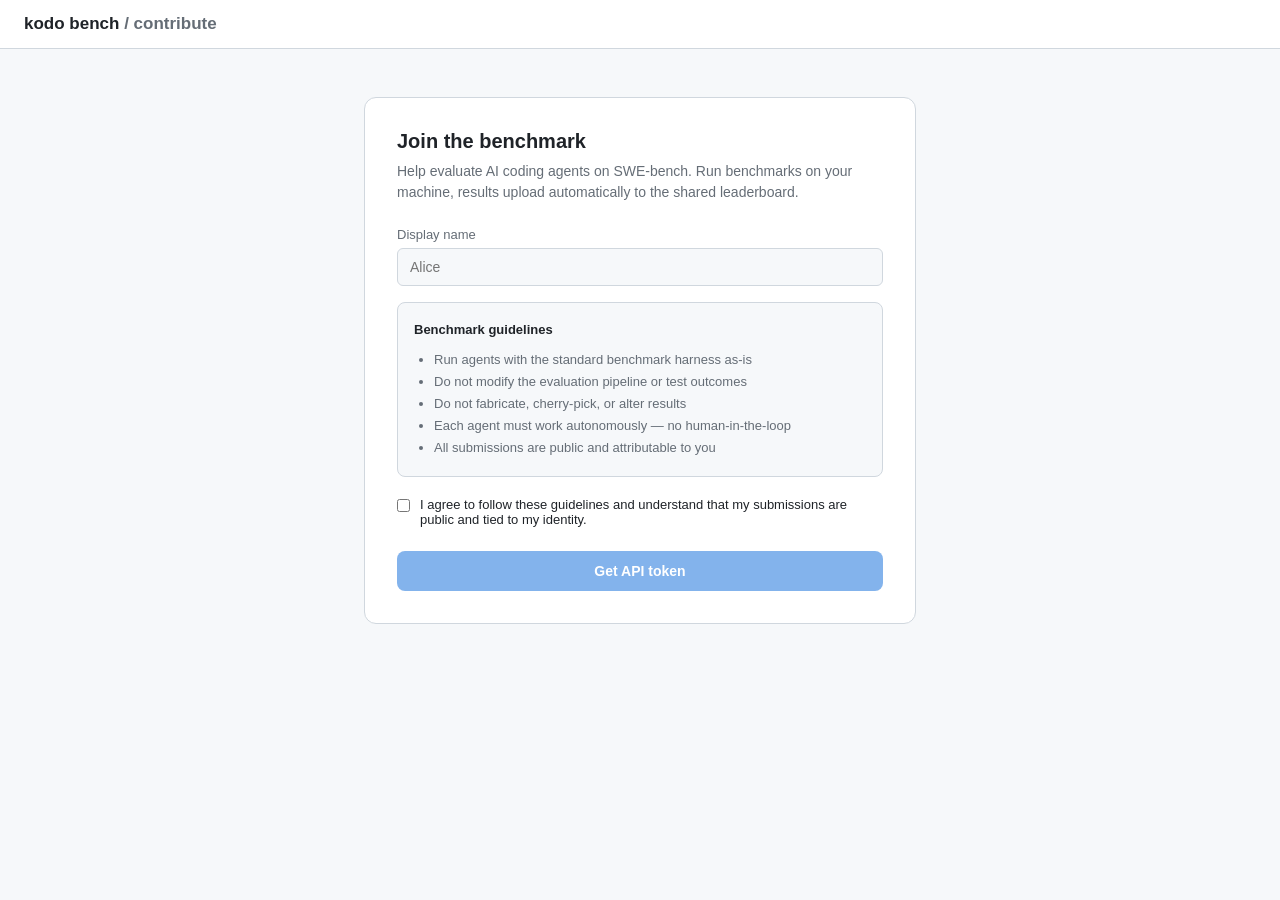
<file: benchmark/online/static/register.html>
<!DOCTYPE html>
<html lang="en">
<head>
<meta charset="utf-8">
<meta name="viewport" content="width=device-width, initial-scale=1">
<title>kodo bench — join</title>
<script>
(function() {
  var s = localStorage.getItem('kodo-bench-theme');
  var p = window.matchMedia('(prefers-color-scheme: dark)').matches;
  if ((s || (p ? 'dark' : 'light')) === 'light') document.documentElement.setAttribute('data-theme', 'light');
})();
</script>
<style>
:root {
  --bg: #0d1117; --bg2: #161b22; --surface: #1c2128; --border: #30363d;
  --text: #e6edf3; --text2: #8b949e; --text3: #484f58;
  --accent: #58a6ff; --accent2: #388bfd;
  --green: #3fb950; --red: #f85149; --orange: #d29922;
  --green-bg: rgba(63,185,80,0.12); --red-bg: rgba(248,81,73,0.12);
  --shadow: 0 1px 3px rgba(0,0,0,0.4); --code-bg: #161b22;
}
[data-theme="light"] {
  --bg: #f6f8fa; --bg2: #ffffff; --surface: #ffffff; --border: #d0d7de;
  --text: #1f2328; --text2: #656d76; --text3: #b1bac4;
  --accent: #0969da; --accent2: #0550ae;
  --green: #1a7f37; --red: #cf222e; --orange: #9a6700;
  --green-bg: rgba(26,127,55,0.1); --red-bg: rgba(207,34,46,0.1);
  --shadow: 0 1px 3px rgba(0,0,0,0.08); --code-bg: #f6f8fa;
}
* { margin: 0; padding: 0; box-sizing: border-box; }
body { font-family: -apple-system, BlinkMacSystemFont, 'Segoe UI', sans-serif; background: var(--bg); color: var(--text); }
header { padding: 14px 24px; border-bottom: 1px solid var(--border); display: flex; align-items: center; gap: 16px; background: var(--bg2); }
header h1 { font-size: 17px; font-weight: 700; }
header h1 a { color: var(--text); text-decoration: none; }
header h1 a:hover { color: var(--accent); }
header .breadcrumb { color: var(--text2); font-size: 17px; font-weight: 700; }
main { max-width: 600px; margin: 48px auto; padding: 0 24px; }
.card { background: var(--bg2); border: 1px solid var(--border); border-radius: 12px; padding: 32px; }
h2 { font-size: 20px; margin-bottom: 8px; }
.subtitle { color: var(--text2); font-size: 14px; margin-bottom: 24px; line-height: 1.5; }
.field { margin-bottom: 16px; }
.field label { display: block; font-size: 13px; font-weight: 500; color: var(--text2); margin-bottom: 6px; }
.field input[type="text"] { width: 100%; padding: 10px 12px; background: var(--bg); border: 1px solid var(--border); border-radius: 6px; color: var(--text); font-size: 14px; }
.field input[type="text"]:focus { outline: none; border-color: var(--accent); }
.guidelines { background: var(--bg); border: 1px solid var(--border); border-radius: 8px; padding: 16px; margin-bottom: 20px; font-size: 13px; line-height: 1.7; color: var(--text2); }
.guidelines strong { color: var(--text); }
.guidelines ul { margin: 8px 0 0 20px; }
.checkbox-row { display: flex; align-items: flex-start; gap: 10px; margin-bottom: 24px; font-size: 13px; cursor: pointer; }
.checkbox-row input { margin-top: 2px; accent-color: var(--accent); }
.btn { width: 100%; padding: 12px; background: var(--accent); color: #fff; border: none; border-radius: 8px; font-size: 14px; font-weight: 600; cursor: pointer; }
.btn:hover { background: var(--accent2); }
.btn:disabled { opacity: 0.5; cursor: not-allowed; }
.error { color: var(--red); font-size: 13px; margin-top: 12px; display: none; }
.result { display: none; margin-top: 24px; }
.result .success { background: var(--green-bg); border: 1px solid var(--green); border-radius: 8px; padding: 16px; margin-bottom: 16px; }
.result .success h3 { color: var(--green); font-size: 14px; margin-bottom: 4px; }
.result .success p { font-size: 13px; color: var(--text2); }
.token-display { background: var(--bg); border: 1px solid var(--border); border-radius: 6px; padding: 12px; font-family: monospace; font-size: 13px; word-break: break-all; margin-bottom: 16px; position: relative; cursor: pointer; }
.token-display:hover { border-color: var(--accent); }
.token-display .copy-hint { position: absolute; right: 8px; top: 8px; font-size: 11px; color: var(--text3); font-family: -apple-system, sans-serif; }
.instructions { font-size: 13px; line-height: 1.7; color: var(--text2); }
.instructions code { background: var(--code-bg); padding: 2px 6px; border-radius: 4px; border: 1px solid var(--border); font-size: 12px; }
.instructions pre { background: var(--code-bg); border: 1px solid var(--border); border-radius: 6px; padding: 12px; margin: 8px 0; overflow-x: auto; font-size: 12px; color: var(--text); }
</style>
</head>
<body>

<header>
  <h1><a href="/">kodo bench</a> <span class="breadcrumb">/ contribute</span></h1>
</header>

<main>
<div class="card">
  <div id="form-section">
    <h2>Join the benchmark</h2>
    <p class="subtitle">
      Help evaluate AI coding agents on SWE-bench. Run benchmarks on your machine,
      results upload automatically to the shared leaderboard.
    </p>

    <div class="field">
      <label for="name">Display name</label>
      <input type="text" id="name" placeholder="Alice">
    </div>

    <div class="guidelines">
      <strong>Benchmark guidelines</strong>
      <ul>
        <li>Run agents with the standard benchmark harness as-is</li>
        <li>Do not modify the evaluation pipeline or test outcomes</li>
        <li>Do not fabricate, cherry-pick, or alter results</li>
        <li>Each agent must work autonomously — no human-in-the-loop</li>
        <li>All submissions are public and attributable to you</li>
      </ul>
    </div>

    <label class="checkbox-row">
      <input type="checkbox" id="agree">
      <span>I agree to follow these guidelines and understand that my submissions are public and tied to my identity.</span>
    </label>

    <button class="btn" id="register-btn" disabled>Get API token</button>
    <div class="error" id="error"></div>
  </div>

  <div class="result" id="result-section">
    <div class="success">
      <h3>You're in!</h3>
      <p>Save this token — it cannot be retrieved again.</p>
    </div>
    <div class="token-display" id="token-display" title="Click to copy">
      <span class="copy-hint">click to copy</span>
      <span id="token-value"></span>
    </div>
    <div class="instructions">
      <strong>1. Install</strong>
      <pre>uv tool install --with 'kodo[benchmark]' git+https://github.com/ikamensh/kodo</pre>
      <strong>2. Configure</strong>
      <pre id="setup-instructions"></pre>
      <strong>3. Run</strong>
      <pre>kodo-bench</pre>
      <p style="margin-top:12px">
        The harness auto-detects which agents you have installed (Claude Code, Cursor, Codex, Gemini)
        and requests task assignments from the server. Results upload after each task.
      </p>
      <p style="margin-top:8px">
        To run specific agents: <code>--backends claude,cursor</code>
      </p>
    </div>
  </div>
</div>
</main>

<script>
const BASE = (() => {
  let p = window.location.pathname;
  const i = p.lastIndexOf('/');
  return i > 0 ? p.slice(0, i) : '';
})();

const agreeBox = document.getElementById('agree');
const btn = document.getElementById('register-btn');
const errorEl = document.getElementById('error');

agreeBox.addEventListener('change', () => { btn.disabled = !agreeBox.checked; });

btn.addEventListener('click', async () => {
  const name = document.getElementById('name').value.trim();
  if (!name) {
    errorEl.textContent = 'Please enter a display name.';
    errorEl.style.display = 'block';
    return;
  }
  errorEl.style.display = 'none';
  btn.disabled = true;
  btn.textContent = 'Creating...';

  try {
    const r = await fetch(BASE + '/api/register', {
      method: 'POST',
      headers: { 'Content-Type': 'application/json' },
      body: JSON.stringify({ name, agreed: true }),
    });
    if (!r.ok) {
      const text = await r.text();
      throw new Error(text || r.statusText);
    }
    const data = await r.json();
    document.getElementById('token-value').textContent = data.token;

    const serverUrl = window.location.origin + (BASE || '');
    document.getElementById('setup-instructions').textContent =
      `# Add to your .env or shell profile\n` +
      `export KODO_BENCH_URL=${serverUrl}\n` +
      `export KODO_BENCH_TOKEN=${data.token}`;

    document.getElementById('form-section').style.display = 'none';
    document.getElementById('result-section').style.display = 'block';
  } catch (e) {
    errorEl.textContent = 'Registration failed: ' + e.message;
    errorEl.style.display = 'block';
    btn.disabled = false;
    btn.textContent = 'Get API token';
  }
});

document.getElementById('token-display').addEventListener('click', () => {
  const token = document.getElementById('token-value').textContent;
  navigator.clipboard.writeText(token).then(() => {
    document.querySelector('.copy-hint').textContent = 'copied!';
    setTimeout(() => { document.querySelector('.copy-hint').textContent = 'click to copy'; }, 2000);
  });
});
</script>
</body>
</html>
</file>
